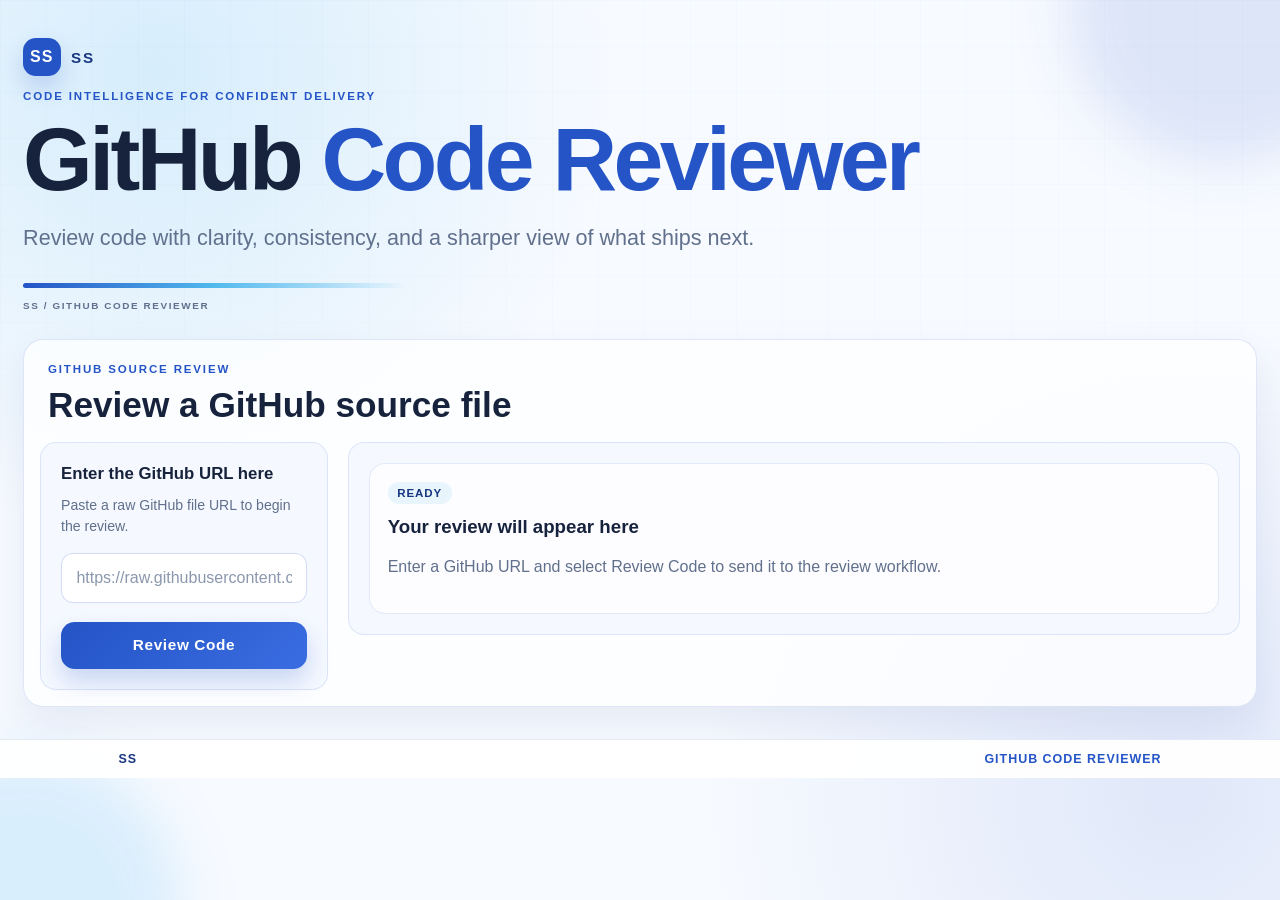
<file: phase-2/week-2/Day 2/index.html>
<!doctype html>
<html lang="en">
<head>
  <meta charset="UTF-8">
  <meta name="viewport" content="width=device-width, initial-scale=1.0">
  <meta name="description" content="SS GitHub Code Reviewer">
  <title>GitHub Code Reviewer | SS</title>
  <link rel="stylesheet" href="styles.css">
</head>
<body>
  <div class="page-shell">
    <div class="ambient ambient-blue" aria-hidden="true"></div>
    <div class="ambient ambient-light" aria-hidden="true"></div>

    <main class="foundation" aria-labelledby="page-title">
      <section class="welcome-panel">
        <div class="main-brand">
          <div class="logo-placeholder" aria-label="SS logo placeholder">SS</div>
          <span>SS</span>
        </div>
        <p class="eyebrow">Code intelligence for confident delivery</p>
        <h1 id="page-title">GitHub <span>Code Reviewer</span></h1>
        <p class="intro">Review code with clarity, consistency, and a sharper view of what ships next.</p>
        <div class="foundation-line" aria-hidden="true"></div>
        <p class="phase-label">SS / GITHUB CODE REVIEWER</p>
      </section>

      <section class="review-workspace" aria-labelledby="review-workspace-title">
        <div class="workspace-header">
          <p class="workspace-kicker">GitHub Source Review</p>
          <h2 id="review-workspace-title">Review a GitHub source file</h2>
        </div>

        <div class="review-layout">
          <div class="repository-panel url-panel">
            <label class="url-label" for="github-url">Enter the GitHub URL here</label>
            <p class="url-help">Paste a raw GitHub file URL to begin the review.</p>
            <input id="github-url" class="url-input" type="url" placeholder="https://raw.githubusercontent.com/owner/repository/main/src/example.java" autocomplete="url" required>
            <div id="file-error" class="status-block error hidden" aria-live="polite"></div>
            <div class="review-controls">
              <button id="review-button" type="button" class="review-button">Review Code</button>
            </div>
          </div>

          <div id="review-panel" class="review-result-panel" aria-live="polite">
            <div id="review-loading" class="status-block review-loading hidden">Analyzing code...</div>
            <div id="review-error" class="status-block review-error hidden"></div>
            <div id="review-empty" class="state-card empty-state">
              <div class="state-header"><span class="state-tag">Ready</span></div>
              <h3>Your review will appear here</h3>
              <p>Enter a GitHub URL and select Review Code to send it to the review workflow.</p>
            </div>
            <div id="review-output" class="review-output hidden"></div>
          </div>
        </div>
      </section>
    </main>

    <footer class="site-footer" aria-label="SS footer">
      <div class="footer-inner">
        <span class="footer-brand">SS</span>
        <span class="footer-app">GitHub Code Reviewer</span>
      </div>
    </footer>
  </div>

  <script>
    const WEBHOOK_URL = 'http://localhost:5678/webhook/github-code-reviewer';

    const fileError = document.getElementById('file-error');
    const githubUrlInput = document.getElementById('github-url');
    const reviewButton = document.getElementById('review-button');
    const reviewLoading = document.getElementById('review-loading');
    const reviewError = document.getElementById('review-error');
    const reviewEmpty = document.getElementById('review-empty');
    const reviewOutput = document.getElementById('review-output');
    const reviewPanel = document.getElementById('review-panel');
    let currentReviewHtml = '';

    function escapeHtml(value) {
      return String(value ?? '')
        .replace(/&/g, '&amp;')
        .replace(/</g, '&lt;')
        .replace(/>/g, '&gt;')
        .replace(/"/g, '&quot;')
        .replace(/'/g, '&#039;');
    }

    function renderInlineMarkdown(value) {
      return escapeHtml(value)
        .replace(/`([^`]+)`/g, '<code>$1</code>')
        .replace(/\*\*([^*]+)\*\*/g, '<strong>$1</strong>')
        .replace(/__([^_]+)__/g, '<strong>$1</strong>')
        .replace(/\*([^*]+)\*/g, '<em>$1</em>')
        .replace(/_([^_]+)_/g, '<em>$1</em>');
    }

    function renderMarkdown(markdown) {
      const lines = String(markdown ?? '').replace(/\r\n/g, '\n').split('\n');
      const html = [];
      let inCodeBlock = false;
      let codeLanguage = '';
      let codeLines = [];
      let listType = null;

      const closeList = () => {
        if (listType) {
          html.push(`</${listType}>`);
          listType = null;
        }
      };

      const renderTable = (startIndex) => {
        const headerCells = lines[startIndex].split('|').slice(1, -1);
        const rows = [];
        let index = startIndex + 2;

        while (index < lines.length && lines[index].trim().startsWith('|')) {
          rows.push(lines[index].split('|').slice(1, -1));
          index += 1;
        }

        html.push('<div class="review-table-wrap"><table class="review-table"><thead><tr>');
        headerCells.forEach((cell) => html.push(`<th scope="col">${renderInlineMarkdown(cell.trim())}</th>`));
        html.push('</tr></thead><tbody>');
        rows.forEach((row) => {
          html.push('<tr>');
          headerCells.forEach((_, cellIndex) => {
            html.push(`<td>${renderInlineMarkdown((row[cellIndex] || '').trim())}</td>`);
          });
          html.push('</tr>');
        });
        html.push('</tbody></table></div>');
        return index;
      };

      for (let index = 0; index < lines.length; index += 1) {
        const line = lines[index];
        const trimmed = line.trim();

        if (trimmed.startsWith('```')) {
          if (inCodeBlock) {
            html.push(`<pre class="review-code"><code${codeLanguage ? ` data-language="${escapeHtml(codeLanguage)}"` : ''}>${escapeHtml(codeLines.join('\n'))}</code></pre>`);
            inCodeBlock = false;
            codeLanguage = '';
            codeLines = [];
          } else {
            closeList();
            inCodeBlock = true;
            codeLanguage = trimmed.slice(3).trim();
          }
          continue;
        }

        if (inCodeBlock) {
          codeLines.push(line);
          continue;
        }

        if (trimmed === '') {
          closeList();
          continue;
        }

        if (trimmed.startsWith('|') && index + 1 < lines.length && /^\|?\s*:?-{3,}:?\s*(\|\s*:?-{3,}:?\s*)+\|?$/.test(lines[index + 1].trim())) {
          closeList();
          index = renderTable(index) - 1;
          continue;
        }

        const heading = trimmed.match(/^(#{1,6})\s+(.+)$/);
        if (heading) {
          closeList();
          const level = heading[1].length;
          html.push(`<h${level}>${renderInlineMarkdown(heading[2])}</h${level}>`);
          continue;
        }

        const unorderedItem = trimmed.match(/^[-*+]\s+(.+)$/);
        const orderedItem = trimmed.match(/^\d+[.)]\s+(.+)$/);
        if (unorderedItem || orderedItem) {
          const nextListType = unorderedItem ? 'ul' : 'ol';
          if (listType !== nextListType) {
            closeList();
            listType = nextListType;
            html.push(`<${listType}>`);
          }
          html.push(`<li>${renderInlineMarkdown((unorderedItem || orderedItem)[1])}</li>`);
          continue;
        }

        closeList();
        html.push(`<p>${renderInlineMarkdown(trimmed)}</p>`);
      }

      if (inCodeBlock) {
        html.push(`<pre class="review-code"><code>${escapeHtml(codeLines.join('\n'))}</code></pre>`);
      }
      closeList();
      return html.join('');
    }

    function getWebhookReviewText(response) {
      const strings = [];
      const collectStrings = (value) => {
        if (typeof value === 'string' && value.trim()) {
          strings.push(value.trim());
          return;
        }
        if (Array.isArray(value)) {
          value.forEach(collectStrings);
          return;
        }
        if (value && typeof value === 'object') {
          Object.values(value).forEach(collectStrings);
        }
      };

      collectStrings(response);
      return strings.sort((left, right) => right.length - left.length)[0] || '';
    }

    function isStructuredReview(result) {
      return result && typeof result === 'object' && !Array.isArray(result)
        && (result.overallAssessment || result.score !== undefined || Array.isArray(result.findings));
    }

    function getReviewScore(reviewText) {
      const scoreMatch = reviewText.match(/Overall\s+Score\b[\s\S]{0,60}?(\d{1,3})\s*\/\s*100/i);
      return scoreMatch ? Number(scoreMatch[1]) : null;
    }

    function hasHighSeverityFinding(reviewText) {
      const noneFoundPattern = /\bno\b[^\n]{0,40}\b(?:critical|high)\b[^\n]{0,60}\b(?:severity|finding|issue|problem|defect)/i;
      const tableRowPattern = /\|\s*\d+\s*\|\s*\**\s*(?:Critical|High)\s*\**\s*\|/i;
      const severityLabelPattern = /Severity\s*\**\s*:\s*\**\s*(?:Critical|High)\b/i;
      const badgePattern = /severity-(?:critical|high)/i;

      const lines = reviewText.split(/\r?\n/).filter((line) => !noneFoundPattern.test(line));
      const cleanedText = lines.join('\n');

      return tableRowPattern.test(cleanedText)
        || severityLabelPattern.test(cleanedText)
        || badgePattern.test(cleanedText);
    }

    function getMergeDecision(score, hasHighSeverity) {
      if (score === null) {
        return {
          tier: 'blocked',
          icon: '❌',
          label: 'No merge (blocked)',
          detail: 'The response did not include a recognizable overall score.'
        };
      }

      let decision;

      if (score <= 64) {
        decision = {
          tier: 'blocked',
          icon: '❌',
          label: 'No merge (blocked)',
          detail: 'Critical issues — failing tests, security vulnerabilities, broken build, or major bugs.'
        };
      } else if (score <= 69) {
        decision = {
          tier: 'manual',
          icon: '⚠️',
          label: 'Merge with mandatory manual review',
          detail: 'Risky changes — low test coverage, high complexity, or several moderate issues that need a human sign-off before merging.'
        };
      } else if (score <= 79) {
        decision = {
          tier: 'manual',
          icon: '⚠️',
          label: 'Merge with manual review required',
          detail: 'Acceptable but not clean — style violations, some code smells, or missing edge-case handling.'
        };
      } else if (score <= 89) {
        decision = {
          tier: 'standard',
          icon: '✅',
          label: 'Merge with standard review',
          detail: 'Good quality — normal PR review process, no blocking concerns.'
        };
      } else {
        decision = {
          tier: 'fast-track',
          icon: '✅',
          label: 'Eligible for auto-merge / fast-track',
          detail: 'Excellent — high coverage, clean lint, no security flags, passes all automated checks.'
        };
      }

      if (hasHighSeverity && decision.tier !== 'blocked') {
        return {
          tier: 'manual',
          icon: '⚠️',
          label: 'Merge with mandatory manual review',
          detail: 'A Critical or High severity finding was identified and overrides the score-based recommendation.'
        };
      }

      return decision;
    }

    function removeSummaryLines(markdown) {
      const labelPattern = /^\s*(?:#{1,6}\s*)?(?:\*{1,2})?(?:Overall Score|Overall Rating|Decision|Review Status)(?:\*{1,2})?\s*:/i;
      const loneValuePattern = /^\s*(?:\*{1,2})?\d{1,3}\s*(?:\/\s*100)?(?:\*{1,2})?\s*$/;
      const lines = String(markdown ?? '').split(/\r?\n/);
      const kept = [];

      for (let index = 0; index < lines.length; index += 1) {
        if (labelPattern.test(lines[index])) {
          let lookahead = index + 1;
          while (lookahead < lines.length && lines[lookahead].trim() === '') {
            lookahead += 1;
          }
          if (lookahead < lines.length && loneValuePattern.test(lines[lookahead])) {
            index = lookahead;
          }
          continue;
        }
        kept.push(lines[index]);
      }

      return kept.join('\n').replace(/\n{3,}/g, '\n\n');
    }

    function downloadReview() {
      if (!currentReviewHtml) {
        return;
      }

      const documentHtml = `<!doctype html>
<html lang="en">
<head>
<meta charset="UTF-8">
<title>GitHub Code Review Report</title>
<style>
  body { font-family: Calibri, "Segoe UI", sans-serif; margin: 0; padding: 2rem; color: #17233d; background: #f7faff; }
  h1 { color: #2454c6; font-size: 1.5rem; margin: 0 0 1.5rem; }
  h2, h3, h4 { color: #17233d; }
  .score-card, .review-summary-bar { display: flex; gap: 1rem; margin-bottom: 1.25rem; }
  .score-card > div, .review-score-summary, .merge-summary { flex: 1; border: 1px solid #dbe5f3; border-radius: 0.75rem; padding: 1rem; background: #ffffff; }
  .score-label, .summary-label { color: #61708c; font-size: 0.72rem; font-weight: 700; letter-spacing: 0.08em; text-transform: uppercase; }
  .score-value, .review-score-summary strong { color: #17367f; font-size: 1.75rem; font-weight: 800; display: block; margin-top: 0.25rem; }
  .assessment-block, .findings-section, .section-box, .markdown-review, .category-score-list { border: 1px solid #dbe5f3; border-radius: 0.9rem; padding: 1rem 1.1rem; background: #ffffff; margin-bottom: 1.25rem; }
  .finding-card { border: 1px solid #dbe5f3; border-radius: 0.9rem; padding: 1rem; margin-bottom: 0.9rem; background: #f7faff; }
  .severity-badge { display: inline-block; padding: 0.25rem 0.55rem; border-radius: 999px; font-size: 0.72rem; font-weight: 700; text-transform: uppercase; }
  table { width: 100%; border-collapse: collapse; margin: 1rem 0; }
  th, td { border: 1px solid #dbe5f3; padding: 0.6rem 0.75rem; text-align: left; }
  th { background: #e6f5fc; }
  pre { background: #17233d; color: #f7faff; padding: 1rem; border-radius: 0.7rem; overflow-x: auto; }
  code { font-family: Consolas, "Courier New", monospace; }
</style>
</head>
<body>
<h1>GitHub Code Review Report</h1>
${currentReviewHtml}
</body>
</html>`;

      const blob = new Blob([documentHtml], { type: 'text/html;charset=utf-8' });
      const link = document.createElement('a');
      link.href = URL.createObjectURL(blob);
      link.download = 'github-code-review.html';
      link.click();
      URL.revokeObjectURL(link.href);
    }

    function getCategoryScores(reviewText) {
      const categories = [
        'Correctness',
        'Security',
        'Code Quality',
        'Performance',
        'Testing',
        'Maintainability',
        'Error Handling'
      ];

      return categories
        .map((category) => {
          const match = reviewText.match(new RegExp(`${category.replace(' ', '\\s+')}\\s*:?\\s*(\\d{1,3})\\s*(?:\\/\\s*100)?`, 'i'));
          return match ? { category, score: Number(match[1]) } : null;
        })
        .filter(Boolean);
    }

    function renderReviewResult(result) {
      const findingMarkup = (result.findings || [])
        .map((finding) => `
          <article class="finding-card">
            <div class="finding-top">
              <strong>${escapeHtml(finding.category)}</strong>
              <span class="severity-badge severity-${escapeHtml(finding.severity).toLowerCase()}">${escapeHtml(finding.severity)}</span>
            </div>
            <div class="finding-meta">
              <div><strong>File:</strong> ${escapeHtml(finding.file)}</div>
              <div><strong>Line:</strong> ${escapeHtml(finding.line)}</div>
            </div>
            <p><strong>Problem:</strong> ${escapeHtml(finding.problem)}</p>
            <p><strong>Why it matters:</strong> ${escapeHtml(finding.why)}</p>
            <p><strong>Recommended Fix:</strong> ${escapeHtml(finding.recommendedFix)}</p>
          </article>
        `)
        .join('');

      const resultContentHtml = `
        <div class="score-card">
          <div>
            <div class="score-label">Overall Score</div>
            <div class="score-value">${escapeHtml(result.score)}</div>
          </div>
          <div>
            <div class="score-label">Final Recommendation</div>
            <div class="score-value small">${escapeHtml(result.finalRecommendation)}</div>
          </div>
        </div>

        <div class="assessment-block">
          <h3>Overall Assessment</h3>
          <p class="summary-text">${escapeHtml(result.overallAssessment)}</p>
          <p class="summary-text"><strong>Summary:</strong> ${escapeHtml(result.summary)}</p>
        </div>

        <div class="findings-section">
          <h3>Findings</h3>
          <div class="findings-grid">${findingMarkup}</div>
        </div>

        <div class="section-box">
          <h3>Positive Observations</h3>
          <ul>
            ${(result.positiveObservations || []).map((item) => `<li>${escapeHtml(item)}</li>`).join('')}
          </ul>
        </div>

        <div class="section-box">
          <h3>Recommended Improvements</h3>
          <ul>
            ${(result.recommendedImprovements || []).map((item) => `<li>${escapeHtml(item)}</li>`).join('')}
          </ul>
        </div>

        <div class="section-box">
          <h3>Testing Recommendations</h3>
          <ul>
            ${(result.testingRecommendations || []).map((item) => `<li>${escapeHtml(item)}</li>`).join('')}
          </ul>
        </div>

        <div class="section-box">
          <h3>Final Recommendation</h3>
          <div class="final-recommendation">${escapeHtml(result.finalRecommendation)}</div>
        </div>
      `;

      currentReviewHtml = resultContentHtml;
      reviewOutput.innerHTML = `
        <div class="result-toolbar">
          <div class="review-completion" role="status">Review completed</div>
          <button type="button" class="export-button" data-export-review>Export Review</button>
        </div>
        ${resultContentHtml}
      `;

      reviewOutput.classList.remove('hidden');
    }

    function renderWebhookResponse(response) {
      if (isStructuredReview(response)) {
        renderReviewResult(response);
        return;
      }

      const reviewText = getWebhookReviewText(response);
      if (!reviewText) {
        throw new Error('The webhook returned an empty review response.');
      }

      const score = getReviewScore(reviewText);
      const criticalFinding = hasHighSeverityFinding(reviewText);
      const mergeDecision = getMergeDecision(score, criticalFinding);
      const categoryScores = getCategoryScores(reviewText);
      const cleanedReviewText = removeSummaryLines(reviewText);
      const webhookContentHtml = `
        <div class="review-summary-bar">
          <div class="review-score-summary">
            <span class="summary-label">Overall Score</span>
            <strong>${score === null ? 'Not available' : `${score} / 100`}</strong>
          </div>
          <div class="merge-summary">
            <span class="summary-label">Merge Recommendation</span>
            <strong class="decision-${mergeDecision.tier}">${mergeDecision.icon} ${escapeHtml(mergeDecision.label)}</strong>
            <span>${escapeHtml(mergeDecision.detail)}</span>
          </div>
        </div>
        ${categoryScores.length ? `
          <div class="category-score-list" aria-label="Category scores">
            ${categoryScores.map((item) => `
              <div class="category-score-item">
                <span>${escapeHtml(item.category)}</span>
                <strong>${item.score} / 100</strong>
              </div>
            `).join('')}
          </div>
        ` : ''}
        <article class="markdown-review" aria-label="Completed code review">
          ${renderMarkdown(cleanedReviewText)}
        </article>
      `;

      currentReviewHtml = webhookContentHtml;
      reviewOutput.innerHTML = `
        <div class="result-toolbar">
          <div class="review-completion" role="status">Review completed</div>
          <button type="button" class="export-button" data-export-review>Export Review</button>
        </div>
        ${webhookContentHtml}
      `;
      reviewOutput.classList.remove('hidden');
    }

    async function sendReviewToWebhook(githubUrl) {
      const payload = {
        action: 'review',
        githubUrl,
        requestedAt: new Date().toISOString()
      };

      const response = await fetch(WEBHOOK_URL, {
        method: 'POST',
        headers: {
          'Content-Type': 'application/json',
          Accept: 'application/json'
        },
        body: JSON.stringify(payload)
      });

      if (!response.ok) {
        throw new Error(`Webhook request failed with status ${response.status}.`);
      }

      const contentType = response.headers.get('content-type') || '';
      if (contentType.includes('application/json')) {
        return response.json();
      }

      return { rawResponse: await response.text() };
    }

    async function handleReviewCode() {
      const githubUrl = githubUrlInput.value.trim();
      fileError.classList.add('hidden');
      reviewError.classList.add('hidden');

      if (!githubUrl || !isGitHubUrl(githubUrl)) {
        fileError.textContent = 'Enter a valid GitHub URL before starting the review.';
        fileError.classList.remove('hidden');
        githubUrlInput.focus();
        return;
      }

      reviewButton.disabled = true;
      reviewEmpty.classList.add('hidden');
      reviewLoading.classList.remove('hidden');
      reviewOutput.classList.add('hidden');
      reviewPanel.classList.remove('hidden');

      try {
        const webhookResult = await sendReviewToWebhook(githubUrl);

        if (webhookResult) {
          renderWebhookResponse(webhookResult);
          return;
        }
      } catch (error) {
        reviewError.textContent = `AI review could not be completed: ${error.message}`;
        reviewError.classList.remove('hidden');
      } finally {
        reviewLoading.classList.add('hidden');
        reviewButton.disabled = false;
      }
    }

    function isGitHubUrl(value) {
      try {
        const url = new URL(value);
        if (url.protocol !== 'https:') {
          return false;
        }

        const parts = url.pathname.split('/').filter(Boolean);
        if (url.hostname === 'raw.githubusercontent.com') {
          return parts.length >= 4;
        }

        return (url.hostname === 'github.com' || url.hostname === 'www.github.com')
          && parts.length >= 5
          && parts[2] === 'blob';
      } catch (error) {
        return false;
      }
    }

    reviewButton.addEventListener('click', handleReviewCode);
    reviewOutput.addEventListener('click', (event) => {
      if (event.target.matches('[data-export-review]')) {
        downloadReview();
      }
    });
    githubUrlInput.addEventListener('keydown', (event) => {
      if (event.key === 'Enter') {
        event.preventDefault();
        handleReviewCode();
      }
    });
  </script>
</body>
</html>
</file>
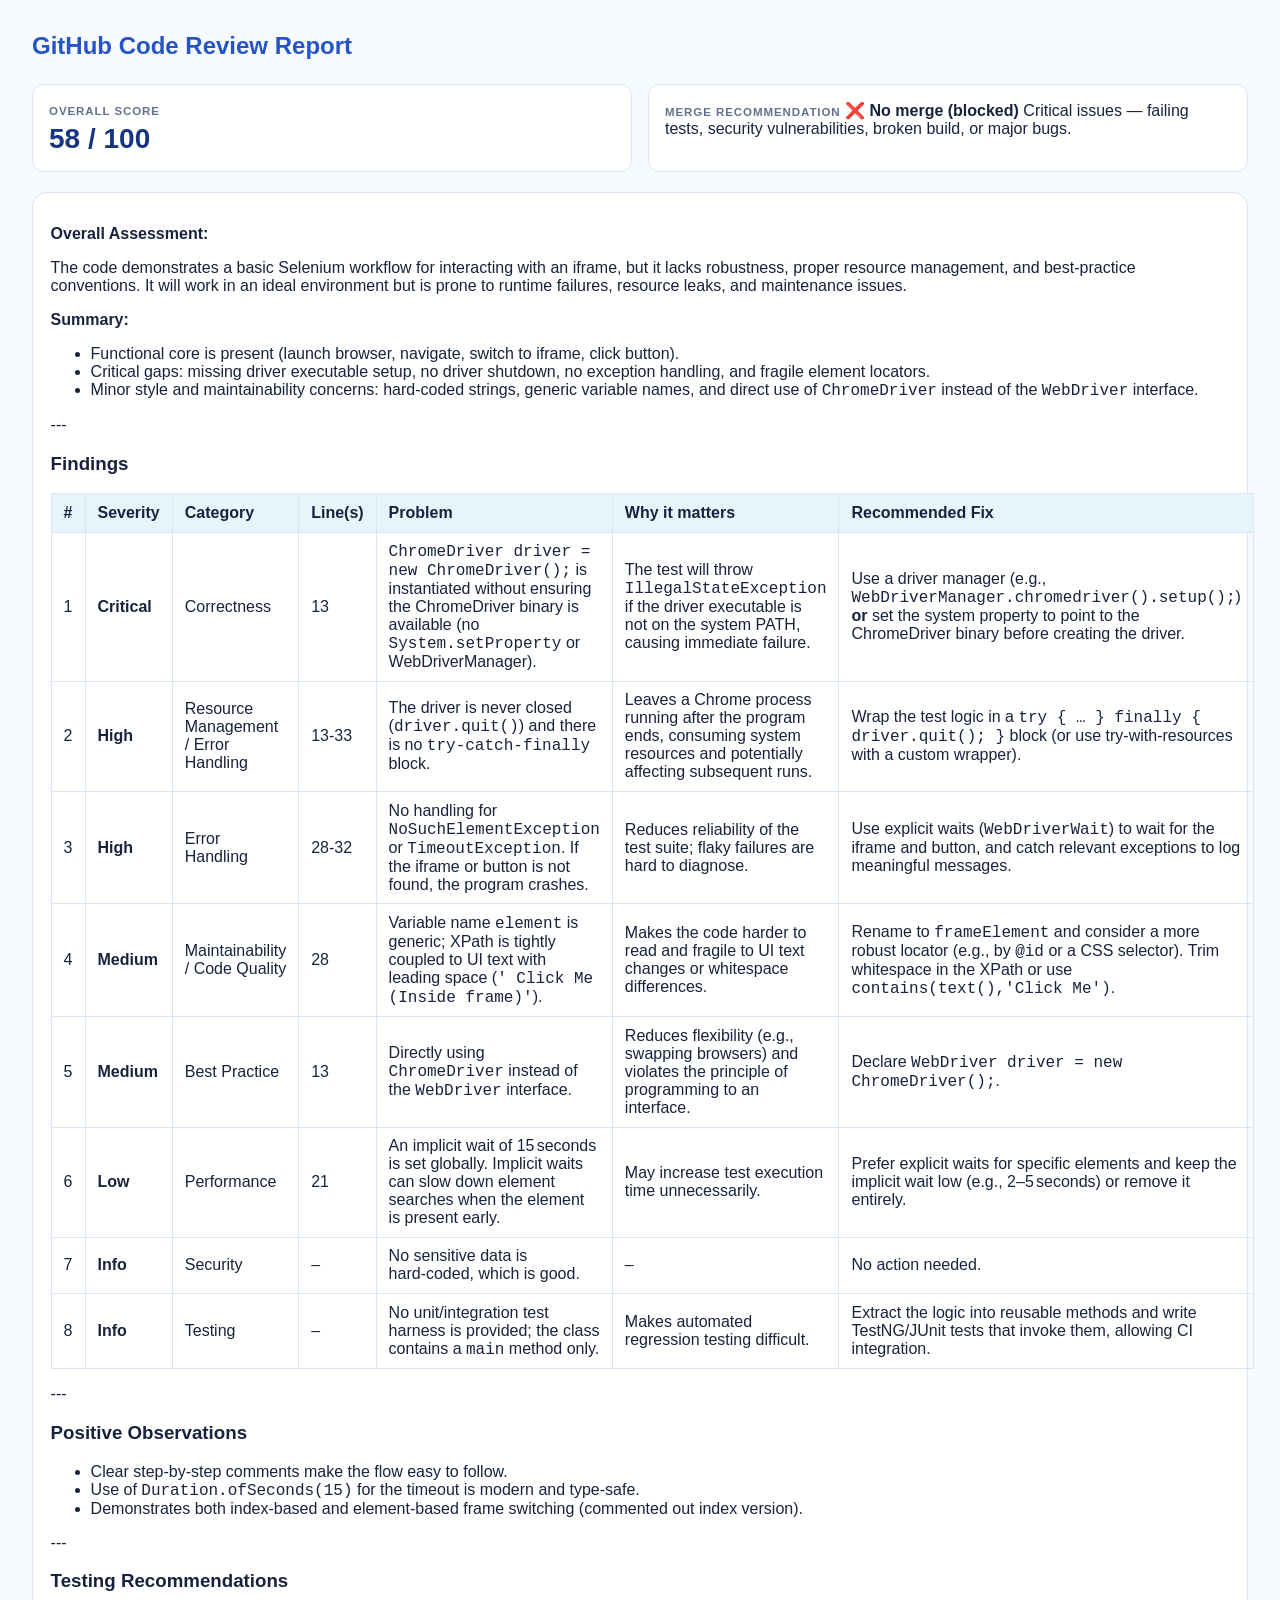
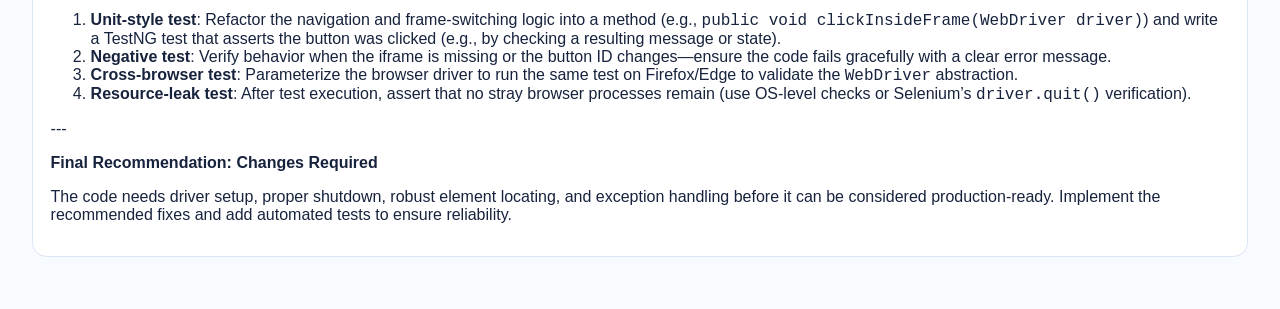
<file: phase-2/week-2/Day 2/GitHubReview-Score-58.html>
<!doctype html>
<html lang="en">
<head>
<meta charset="UTF-8">
<title>GitHub Code Review Report</title>
<style>
  body { font-family: Calibri, "Segoe UI", sans-serif; margin: 0; padding: 2rem; color: #17233d; background: #f7faff; }
  h1 { color: #2454c6; font-size: 1.5rem; margin: 0 0 1.5rem; }
  h2, h3, h4 { color: #17233d; }
  .score-card, .review-summary-bar { display: flex; gap: 1rem; margin-bottom: 1.25rem; }
  .score-card > div, .review-score-summary, .merge-summary { flex: 1; border: 1px solid #dbe5f3; border-radius: 0.75rem; padding: 1rem; background: #ffffff; }
  .score-label, .summary-label { color: #61708c; font-size: 0.72rem; font-weight: 700; letter-spacing: 0.08em; text-transform: uppercase; }
  .score-value, .review-score-summary strong { color: #17367f; font-size: 1.75rem; font-weight: 800; display: block; margin-top: 0.25rem; }
  .assessment-block, .findings-section, .section-box, .markdown-review, .category-score-list { border: 1px solid #dbe5f3; border-radius: 0.9rem; padding: 1rem 1.1rem; background: #ffffff; margin-bottom: 1.25rem; }
  .finding-card { border: 1px solid #dbe5f3; border-radius: 0.9rem; padding: 1rem; margin-bottom: 0.9rem; background: #f7faff; }
  .severity-badge { display: inline-block; padding: 0.25rem 0.55rem; border-radius: 999px; font-size: 0.72rem; font-weight: 700; text-transform: uppercase; }
  table { width: 100%; border-collapse: collapse; margin: 1rem 0; }
  th, td { border: 1px solid #dbe5f3; padding: 0.6rem 0.75rem; text-align: left; }
  th { background: #e6f5fc; }
  pre { background: #17233d; color: #f7faff; padding: 1rem; border-radius: 0.7rem; overflow-x: auto; }
  code { font-family: Consolas, "Courier New", monospace; }
</style>
</head>
<body>
<h1>GitHub Code Review Report</h1>

        <div class="review-summary-bar">
          <div class="review-score-summary">
            <span class="summary-label">Overall Score</span>
            <strong>58 / 100</strong>
          </div>
          <div class="merge-summary">
            <span class="summary-label">Merge Recommendation</span>
            <strong class="decision-blocked">❌ No merge (blocked)</strong>
            <span>Critical issues — failing tests, security vulnerabilities, broken build, or major bugs.</span>
          </div>
        </div>
        
        <article class="markdown-review" aria-label="Completed code review">
          <p><strong>Overall Assessment:</strong></p><p>The code demonstrates a basic Selenium workflow for interacting with an iframe, but it lacks robustness, proper resource management, and best‑practice conventions. It will work in an ideal environment but is prone to runtime failures, resource leaks, and maintenance issues.</p><p><strong>Summary:</strong></p><ul><li>Functional core is present (launch browser, navigate, switch to iframe, click button).</li><li>Critical gaps: missing driver executable setup, no driver shutdown, no exception handling, and fragile element locators.</li><li>Minor style and maintainability concerns: hard‑coded strings, generic variable names, and direct use of <code>ChromeDriver</code> instead of the <code>WebDriver</code> interface.</li></ul><p>---</p><h3>Findings</h3><div class="review-table-wrap"><table class="review-table"><thead><tr><th scope="col">#</th><th scope="col">Severity</th><th scope="col">Category</th><th scope="col">Line(s)</th><th scope="col">Problem</th><th scope="col">Why it matters</th><th scope="col">Recommended Fix</th></tr></thead><tbody><tr><td>1</td><td><strong>Critical</strong></td><td>Correctness</td><td>13</td><td><code>ChromeDriver driver = new ChromeDriver();</code> is instantiated without ensuring the ChromeDriver binary is available (no <code>System.setProperty</code> or WebDriverManager).</td><td>The test will throw <code>IllegalStateException</code> if the driver executable is not on the system PATH, causing immediate failure.</td><td>Use a driver manager (e.g., <code>WebDriverManager.chromedriver().setup();</code>) <strong>or</strong> set the system property to point to the ChromeDriver binary before creating the driver.</td></tr><tr><td>2</td><td><strong>High</strong></td><td>Resource Management / Error Handling</td><td>13‑33</td><td>The driver is never closed (<code>driver.quit()</code>) and there is no <code>try‑catch‑finally</code> block.</td><td>Leaves a Chrome process running after the program ends, consuming system resources and potentially affecting subsequent runs.</td><td>Wrap the test logic in a <code>try { … } finally { driver.quit(); }</code> block (or use try‑with‑resources with a custom wrapper).</td></tr><tr><td>3</td><td><strong>High</strong></td><td>Error Handling</td><td>28‑32</td><td>No handling for <code>NoSuchElementException</code> or <code>TimeoutException</code>. If the iframe or button is not found, the program crashes.</td><td>Reduces reliability of the test suite; flaky failures are hard to diagnose.</td><td>Use explicit waits (<code>WebDriverWait</code>) to wait for the iframe and button, and catch relevant exceptions to log meaningful messages.</td></tr><tr><td>4</td><td><strong>Medium</strong></td><td>Maintainability / Code Quality</td><td>28</td><td>Variable name <code>element</code> is generic; XPath is tightly coupled to UI text with leading space (<code>&#039; Click Me (Inside frame)&#039;</code>).</td><td>Makes the code harder to read and fragile to UI text changes or whitespace differences.</td><td>Rename to <code>frameElement</code> and consider a more robust locator (e.g., by <code>@id</code> or a CSS selector). Trim whitespace in the XPath or use <code>contains(text(),&#039;Click Me&#039;)</code>.</td></tr><tr><td>5</td><td><strong>Medium</strong></td><td>Best Practice</td><td>13</td><td>Directly using <code>ChromeDriver</code> instead of the <code>WebDriver</code> interface.</td><td>Reduces flexibility (e.g., swapping browsers) and violates the principle of programming to an interface.</td><td>Declare <code>WebDriver driver = new ChromeDriver();</code>.</td></tr><tr><td>6</td><td><strong>Low</strong></td><td>Performance</td><td>21</td><td>An implicit wait of 15 seconds is set globally. Implicit waits can slow down element searches when the element is present early.</td><td>May increase test execution time unnecessarily.</td><td>Prefer explicit waits for specific elements and keep the implicit wait low (e.g., 2–5 seconds) or remove it entirely.</td></tr><tr><td>7</td><td><strong>Info</strong></td><td>Security</td><td>–</td><td>No sensitive data is hard‑coded, which is good.</td><td>–</td><td>No action needed.</td></tr><tr><td>8</td><td><strong>Info</strong></td><td>Testing</td><td>–</td><td>No unit/integration test harness is provided; the class contains a <code>main</code> method only.</td><td>Makes automated regression testing difficult.</td><td>Extract the logic into reusable methods and write TestNG/JUnit tests that invoke them, allowing CI integration.</td></tr></tbody></table></div><p>---</p><h3>Positive Observations</h3><ul><li>Clear step‑by‑step comments make the flow easy to follow.</li><li>Use of <code>Duration.ofSeconds(15)</code> for the timeout is modern and type‑safe.</li><li>Demonstrates both index‑based and element‑based frame switching (commented out index version).</li></ul><p>---</p><h3>Testing Recommendations</h3><ol><li><strong>Unit‑style test</strong>: Refactor the navigation and frame‑switching logic into a method (e.g., <code>public void clickInsideFrame(WebDriver driver)</code>) and write a TestNG test that asserts the button was clicked (e.g., by checking a resulting message or state).</li><li><strong>Negative test</strong>: Verify behavior when the iframe is missing or the button ID changes—ensure the code fails gracefully with a clear error message.</li><li><strong>Cross‑browser test</strong>: Parameterize the browser driver to run the same test on Firefox/Edge to validate the <code>WebDriver</code> abstraction.</li><li><strong>Resource‑leak test</strong>: After test execution, assert that no stray browser processes remain (use OS‑level checks or Selenium’s <code>driver.quit()</code> verification).</li></ol><p>---</p><p><strong>Final Recommendation:</strong> <strong>Changes Required</strong></p><p>The code needs driver setup, proper shutdown, robust element locating, and exception handling before it can be considered production‑ready. Implement the recommended fixes and add automated tests to ensure reliability.</p>
        </article>
      
</body>
</html>
</file>
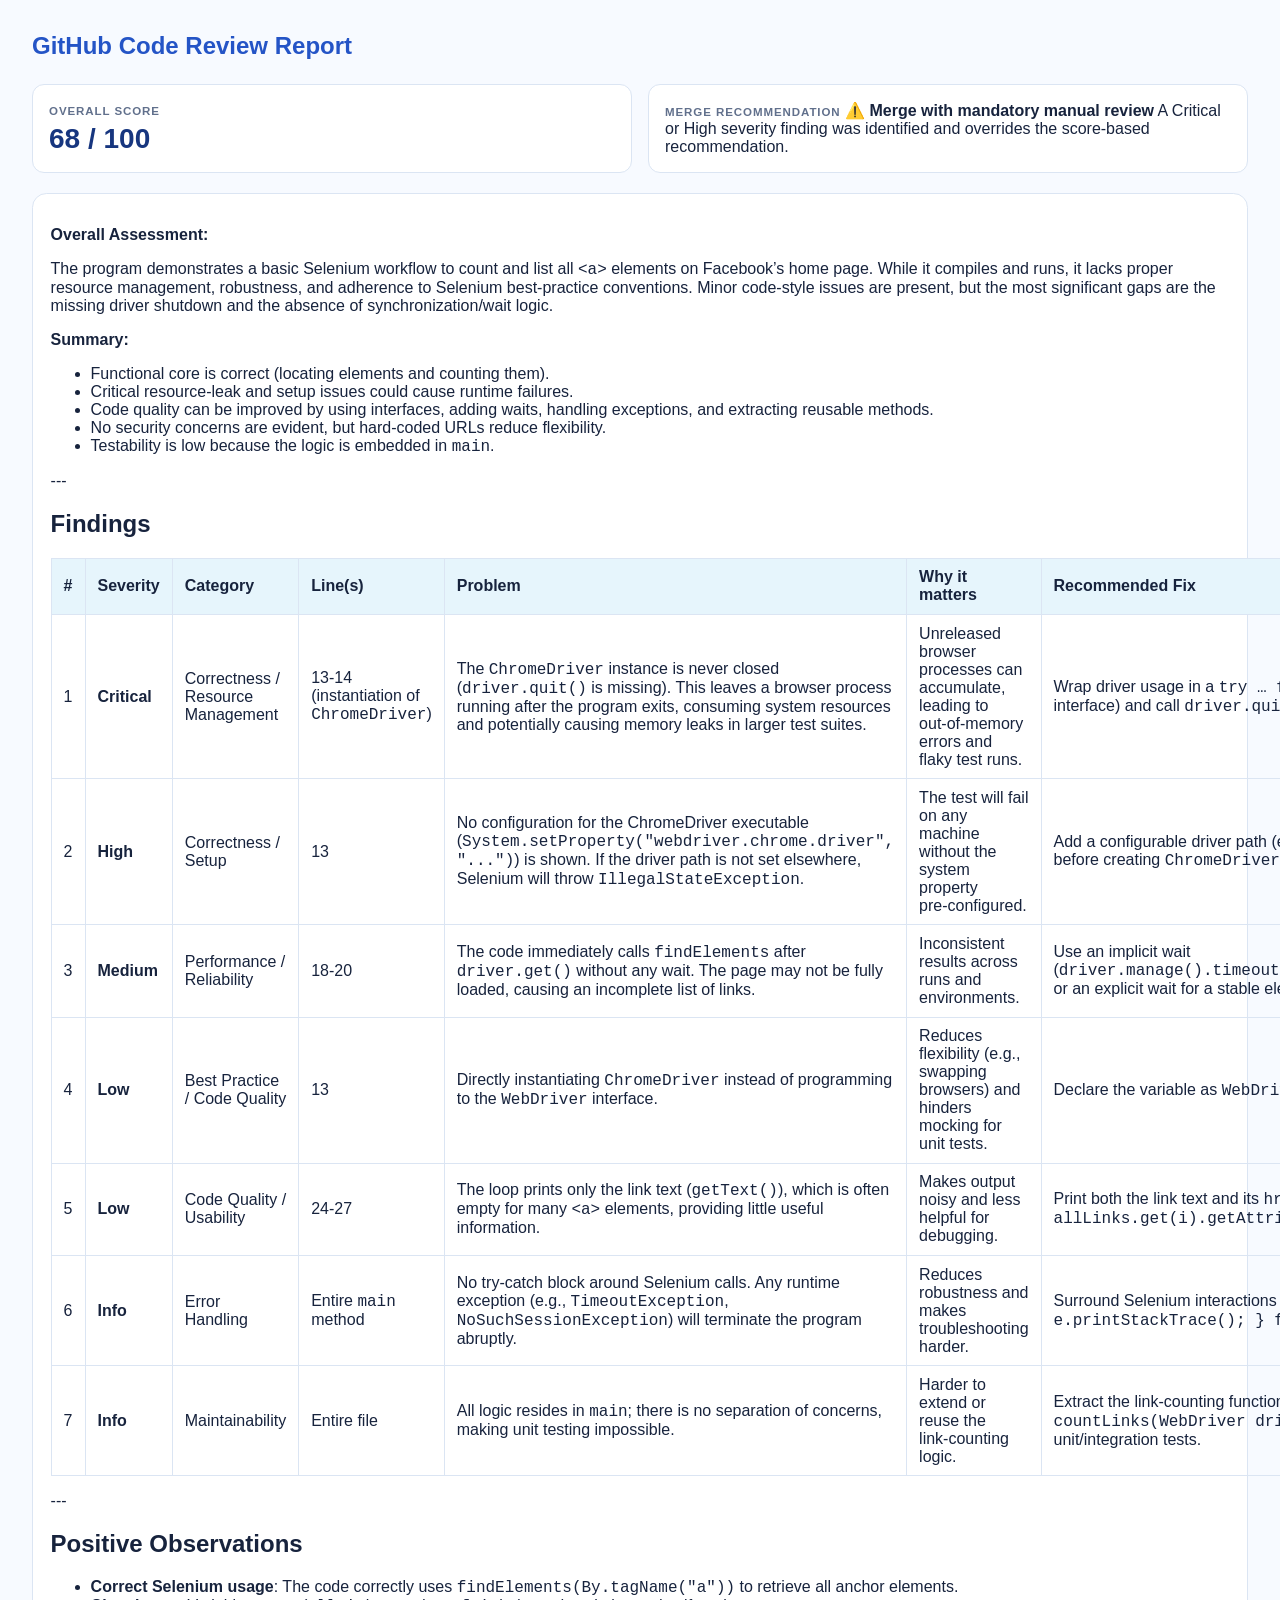
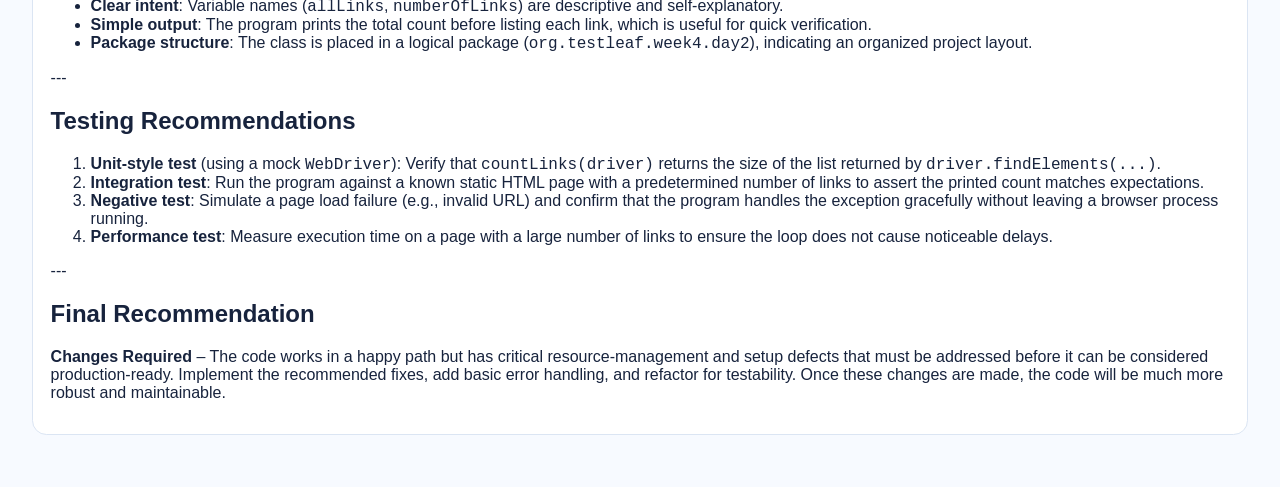
<file: phase-2/week-2/Day 2/GitHubReview-Score-68.html>
<!doctype html>
<html lang="en">
<head>
<meta charset="UTF-8">
<title>GitHub Code Review Report</title>
<style>
  body { font-family: Calibri, "Segoe UI", sans-serif; margin: 0; padding: 2rem; color: #17233d; background: #f7faff; }
  h1 { color: #2454c6; font-size: 1.5rem; margin: 0 0 1.5rem; }
  h2, h3, h4 { color: #17233d; }
  .score-card, .review-summary-bar { display: flex; gap: 1rem; margin-bottom: 1.25rem; }
  .score-card > div, .review-score-summary, .merge-summary { flex: 1; border: 1px solid #dbe5f3; border-radius: 0.75rem; padding: 1rem; background: #ffffff; }
  .score-label, .summary-label { color: #61708c; font-size: 0.72rem; font-weight: 700; letter-spacing: 0.08em; text-transform: uppercase; }
  .score-value, .review-score-summary strong { color: #17367f; font-size: 1.75rem; font-weight: 800; display: block; margin-top: 0.25rem; }
  .assessment-block, .findings-section, .section-box, .markdown-review, .category-score-list { border: 1px solid #dbe5f3; border-radius: 0.9rem; padding: 1rem 1.1rem; background: #ffffff; margin-bottom: 1.25rem; }
  .finding-card { border: 1px solid #dbe5f3; border-radius: 0.9rem; padding: 1rem; margin-bottom: 0.9rem; background: #f7faff; }
  .severity-badge { display: inline-block; padding: 0.25rem 0.55rem; border-radius: 999px; font-size: 0.72rem; font-weight: 700; text-transform: uppercase; }
  table { width: 100%; border-collapse: collapse; margin: 1rem 0; }
  th, td { border: 1px solid #dbe5f3; padding: 0.6rem 0.75rem; text-align: left; }
  th { background: #e6f5fc; }
  pre { background: #17233d; color: #f7faff; padding: 1rem; border-radius: 0.7rem; overflow-x: auto; }
  code { font-family: Consolas, "Courier New", monospace; }
</style>
</head>
<body>
<h1>GitHub Code Review Report</h1>

        <div class="review-summary-bar">
          <div class="review-score-summary">
            <span class="summary-label">Overall Score</span>
            <strong>68 / 100</strong>
          </div>
          <div class="merge-summary">
            <span class="summary-label">Merge Recommendation</span>
            <strong class="decision-manual">⚠️ Merge with mandatory manual review</strong>
            <span>A Critical or High severity finding was identified and overrides the score-based recommendation.</span>
          </div>
        </div>
        
        <article class="markdown-review" aria-label="Completed code review">
          <p><strong>Overall Assessment:</strong></p><p>The program demonstrates a basic Selenium workflow to count and list all <code>&lt;a&gt;</code> elements on Facebook’s home page. While it compiles and runs, it lacks proper resource management, robustness, and adherence to Selenium best‑practice conventions. Minor code‑style issues are present, but the most significant gaps are the missing driver shutdown and the absence of synchronization/wait logic.</p><p><strong>Summary:</strong></p><ul><li>Functional core is correct (locating elements and counting them).</li><li>Critical resource‑leak and setup issues could cause runtime failures.</li><li>Code quality can be improved by using interfaces, adding waits, handling exceptions, and extracting reusable methods.</li><li>No security concerns are evident, but hard‑coded URLs reduce flexibility.</li><li>Testability is low because the logic is embedded in <code>main</code>.</li></ul><p>---</p><h2>Findings</h2><div class="review-table-wrap"><table class="review-table"><thead><tr><th scope="col">#</th><th scope="col">Severity</th><th scope="col">Category</th><th scope="col">Line(s)</th><th scope="col">Problem</th><th scope="col">Why it matters</th><th scope="col">Recommended Fix</th></tr></thead><tbody><tr><td>1</td><td><strong>Critical</strong></td><td>Correctness / Resource Management</td><td>13‑14 (instantiation of <code>ChromeDriver</code>)</td><td>The <code>ChromeDriver</code> instance is never closed (<code>driver.quit()</code> is missing). This leaves a browser process running after the program exits, consuming system resources and potentially causing memory leaks in larger test suites.</td><td>Unreleased browser processes can accumulate, leading to out‑of‑memory errors and flaky test runs.</td><td>Wrap driver usage in a <code>try … finally</code> block or use try‑with‑resources (via <code>WebDriver</code> interface) and call <code>driver.quit()</code> in the <code>finally</code> clause.</td></tr><tr><td>2</td><td><strong>High</strong></td><td>Correctness / Setup</td><td>13</td><td>No configuration for the ChromeDriver executable (<code>System.setProperty(&quot;webdriver.chrome.driver&quot;, &quot;...&quot;)</code>) is shown. If the driver path is not set elsewhere, Selenium will throw <code>IllegalStateException</code>.</td><td>The test will fail on any machine without the system property pre‑configured.</td><td>Add a configurable driver path (e.g., read from an environment variable or a config file) before creating <code>ChromeDriver</code>.</td></tr><tr><td>3</td><td><strong>Medium</strong></td><td>Performance / Reliability</td><td>18‑20</td><td>The code immediately calls <code>findElements</code> after <code>driver.get()</code> without any wait. The page may not be fully loaded, causing an incomplete list of links.</td><td>Inconsistent results across runs and environments.</td><td>Use an implicit wait (<code>driver.manage().timeouts().implicitlyWait(Duration.ofSeconds(10))</code>) or an explicit wait for a stable element (e.g., the footer) before collecting links.</td></tr><tr><td>4</td><td><strong>Low</strong></td><td>Best Practice / Code Quality</td><td>13</td><td>Directly instantiating <code>ChromeDriver</code> instead of programming to the <code>WebDriver</code> interface.</td><td>Reduces flexibility (e.g., swapping browsers) and hinders mocking for unit tests.</td><td>Declare the variable as <code>WebDriver driver = new ChromeDriver();</code>.</td></tr><tr><td>5</td><td><strong>Low</strong></td><td>Code Quality / Usability</td><td>24‑27</td><td>The loop prints only the link text (<code>getText()</code>), which is often empty for many <code>&lt;a&gt;</code> elements, providing little useful information.</td><td>Makes output noisy and less helpful for debugging.</td><td>Print both the link text and its <code>href</code> attribute: <code>String href = allLinks.get(i).getAttribute(&quot;href&quot;);</code>.</td></tr><tr><td>6</td><td><strong>Info</strong></td><td>Error Handling</td><td>Entire <code>main</code> method</td><td>No try‑catch block around Selenium calls. Any runtime exception (e.g., <code>TimeoutException</code>, <code>NoSuchSessionException</code>) will terminate the program abruptly.</td><td>Reduces robustness and makes troubleshooting harder.</td><td>Surround Selenium interactions with a <code>try { … } catch (Exception e) { e.printStackTrace(); } finally { driver.quit(); }</code>.</td></tr><tr><td>7</td><td><strong>Info</strong></td><td>Maintainability</td><td>Entire file</td><td>All logic resides in <code>main</code>; there is no separation of concerns, making unit testing impossible.</td><td>Harder to extend or reuse the link‑counting logic.</td><td>Extract the link‑counting functionality into a separate method (e.g., <code>int countLinks(WebDriver driver)</code>) and call it from <code>main</code>. This also enables unit/integration tests.</td></tr></tbody></table></div><p>---</p><h2>Positive Observations</h2><ul><li><strong>Correct Selenium usage</strong>: The code correctly uses <code>findElements(By.tagName(&quot;a&quot;))</code> to retrieve all anchor elements.</li><li><strong>Clear intent</strong>: Variable names (<code>allLinks</code>, <code>numberOfLinks</code>) are descriptive and self‑explanatory.</li><li><strong>Simple output</strong>: The program prints the total count before listing each link, which is useful for quick verification.</li><li><strong>Package structure</strong>: The class is placed in a logical package (<code>org.testleaf.week4.day2</code>), indicating an organized project layout.</li></ul><p>---</p><h2>Testing Recommendations</h2><ol><li><strong>Unit‑style test</strong> (using a mock <code>WebDriver</code>): Verify that <code>countLinks(driver)</code> returns the size of the list returned by <code>driver.findElements(...)</code>.</li><li><strong>Integration test</strong>: Run the program against a known static HTML page with a predetermined number of links to assert the printed count matches expectations.</li><li><strong>Negative test</strong>: Simulate a page load failure (e.g., invalid URL) and confirm that the program handles the exception gracefully without leaving a browser process running.</li><li><strong>Performance test</strong>: Measure execution time on a page with a large number of links to ensure the loop does not cause noticeable delays.</li></ol><p>---</p><h2>Final Recommendation</h2><p><strong>Changes Required</strong> – The code works in a happy path but has critical resource‑management and setup defects that must be addressed before it can be considered production‑ready. Implement the recommended fixes, add basic error handling, and refactor for testability. Once these changes are made, the code will be much more robust and maintainable.</p>
        </article>
      
</body>
</html>
</file>
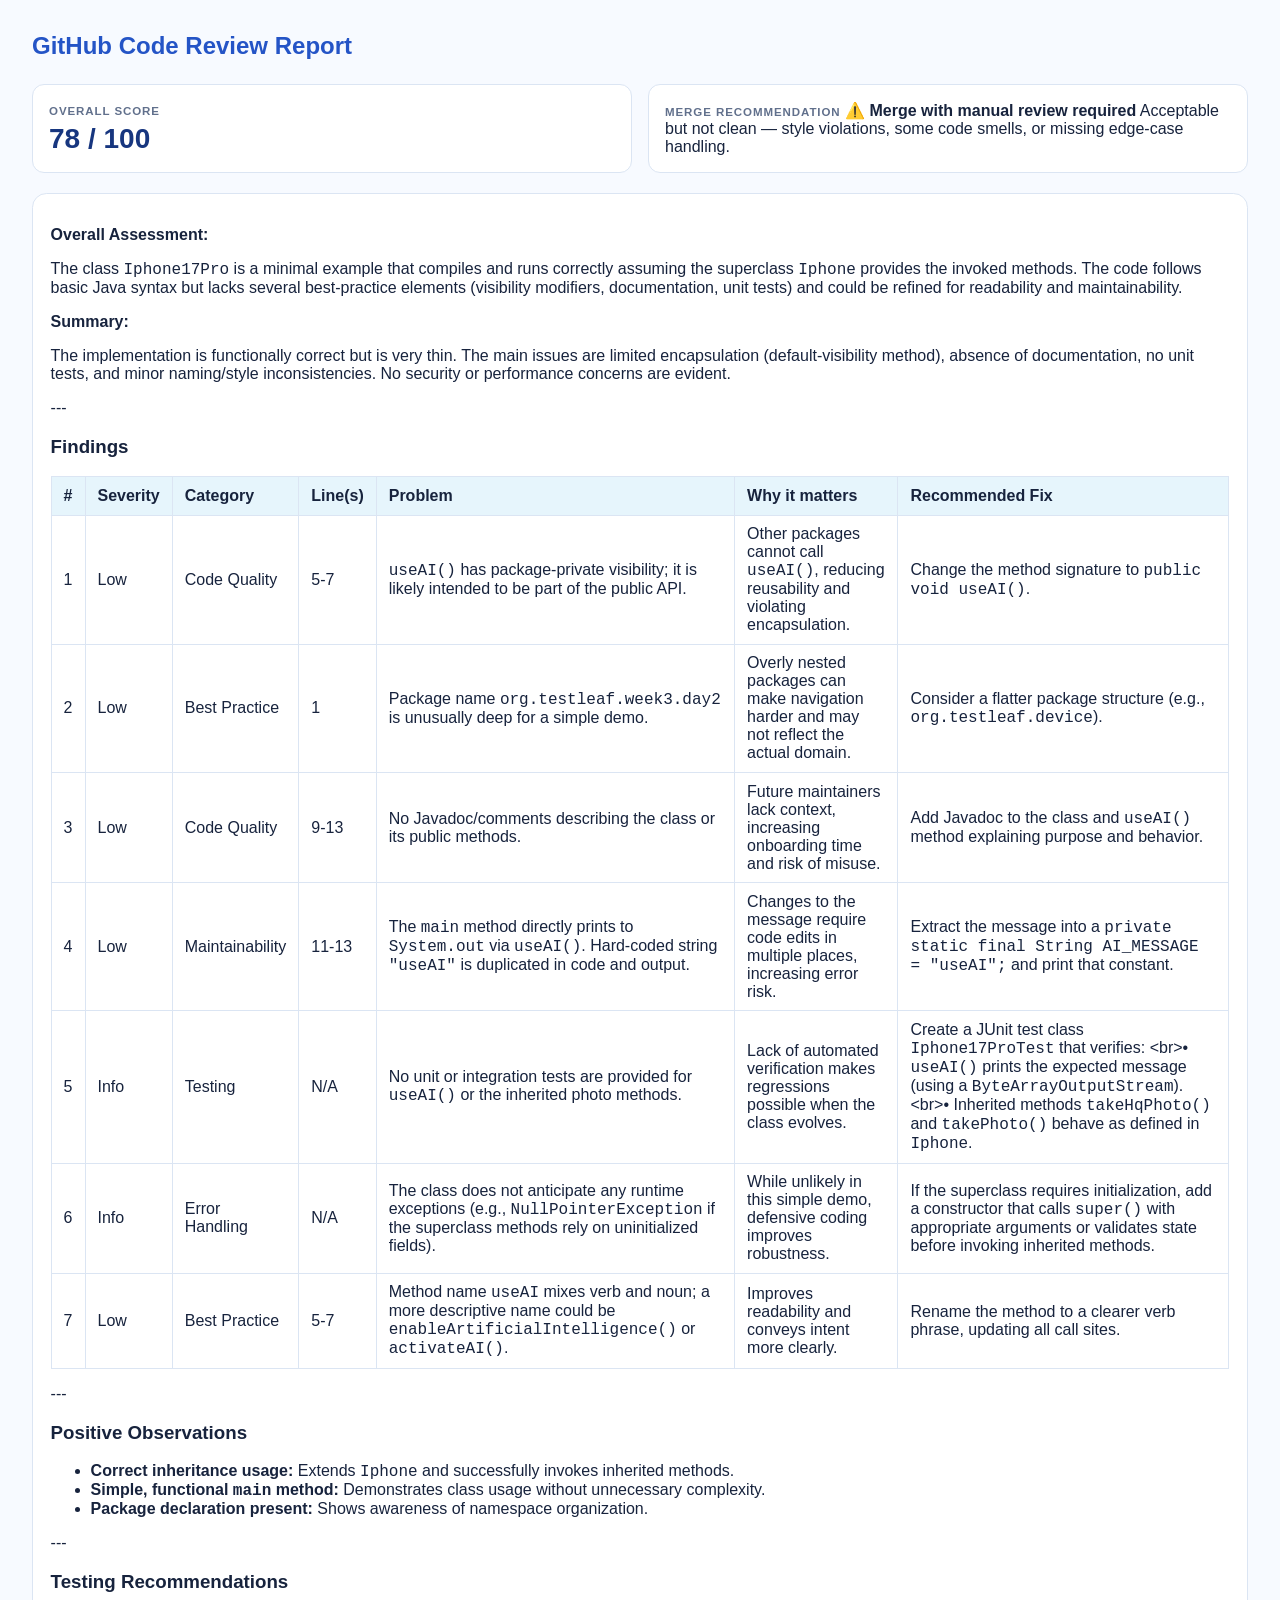
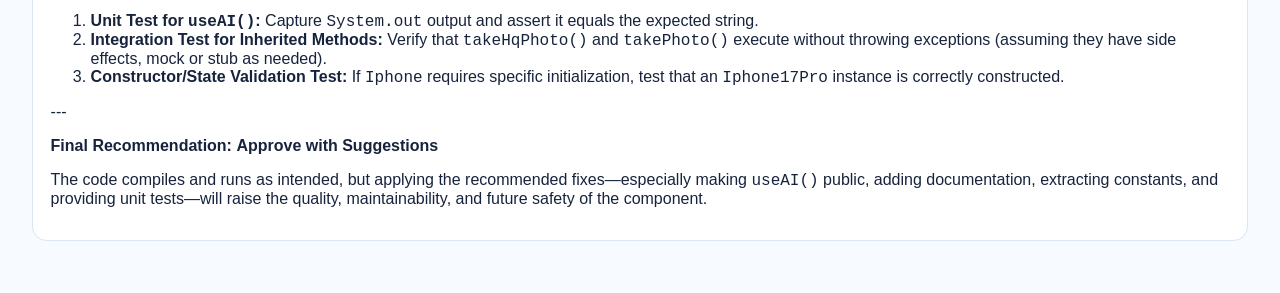
<file: phase-2/week-2/Day 2/GitHubReview-Score-78.html>
<!doctype html>
<html lang="en">
<head>
<meta charset="UTF-8">
<title>GitHub Code Review Report</title>
<style>
  body { font-family: Calibri, "Segoe UI", sans-serif; margin: 0; padding: 2rem; color: #17233d; background: #f7faff; }
  h1 { color: #2454c6; font-size: 1.5rem; margin: 0 0 1.5rem; }
  h2, h3, h4 { color: #17233d; }
  .score-card, .review-summary-bar { display: flex; gap: 1rem; margin-bottom: 1.25rem; }
  .score-card > div, .review-score-summary, .merge-summary { flex: 1; border: 1px solid #dbe5f3; border-radius: 0.75rem; padding: 1rem; background: #ffffff; }
  .score-label, .summary-label { color: #61708c; font-size: 0.72rem; font-weight: 700; letter-spacing: 0.08em; text-transform: uppercase; }
  .score-value, .review-score-summary strong { color: #17367f; font-size: 1.75rem; font-weight: 800; display: block; margin-top: 0.25rem; }
  .assessment-block, .findings-section, .section-box, .markdown-review, .category-score-list { border: 1px solid #dbe5f3; border-radius: 0.9rem; padding: 1rem 1.1rem; background: #ffffff; margin-bottom: 1.25rem; }
  .finding-card { border: 1px solid #dbe5f3; border-radius: 0.9rem; padding: 1rem; margin-bottom: 0.9rem; background: #f7faff; }
  .severity-badge { display: inline-block; padding: 0.25rem 0.55rem; border-radius: 999px; font-size: 0.72rem; font-weight: 700; text-transform: uppercase; }
  table { width: 100%; border-collapse: collapse; margin: 1rem 0; }
  th, td { border: 1px solid #dbe5f3; padding: 0.6rem 0.75rem; text-align: left; }
  th { background: #e6f5fc; }
  pre { background: #17233d; color: #f7faff; padding: 1rem; border-radius: 0.7rem; overflow-x: auto; }
  code { font-family: Consolas, "Courier New", monospace; }
</style>
</head>
<body>
<h1>GitHub Code Review Report</h1>

        <div class="review-summary-bar">
          <div class="review-score-summary">
            <span class="summary-label">Overall Score</span>
            <strong>78 / 100</strong>
          </div>
          <div class="merge-summary">
            <span class="summary-label">Merge Recommendation</span>
            <strong class="decision-manual">⚠️ Merge with manual review required</strong>
            <span>Acceptable but not clean — style violations, some code smells, or missing edge-case handling.</span>
          </div>
        </div>
        
        <article class="markdown-review" aria-label="Completed code review">
          <p><strong>Overall Assessment:</strong></p><p>The class <code>Iphone17Pro</code> is a minimal example that compiles and runs correctly assuming the superclass <code>Iphone</code> provides the invoked methods. The code follows basic Java syntax but lacks several best‑practice elements (visibility modifiers, documentation, unit tests) and could be refined for readability and maintainability.</p><p><strong>Summary:</strong></p><p>The implementation is functionally correct but is very thin. The main issues are limited encapsulation (default‑visibility method), absence of documentation, no unit tests, and minor naming/style inconsistencies. No security or performance concerns are evident.</p><p>---</p><h3>Findings</h3><div class="review-table-wrap"><table class="review-table"><thead><tr><th scope="col">#</th><th scope="col">Severity</th><th scope="col">Category</th><th scope="col">Line(s)</th><th scope="col">Problem</th><th scope="col">Why it matters</th><th scope="col">Recommended Fix</th></tr></thead><tbody><tr><td>1</td><td>Low</td><td>Code Quality</td><td>5‑7</td><td><code>useAI()</code> has package‑private visibility; it is likely intended to be part of the public API.</td><td>Other packages cannot call <code>useAI()</code>, reducing reusability and violating encapsulation.</td><td>Change the method signature to <code>public void useAI()</code>.</td></tr><tr><td>2</td><td>Low</td><td>Best Practice</td><td>1</td><td>Package name <code>org.testleaf.week3.day2</code> is unusually deep for a simple demo.</td><td>Overly nested packages can make navigation harder and may not reflect the actual domain.</td><td>Consider a flatter package structure (e.g., <code>org.testleaf.device</code>).</td></tr><tr><td>3</td><td>Low</td><td>Code Quality</td><td>9‑13</td><td>No Javadoc/comments describing the class or its public methods.</td><td>Future maintainers lack context, increasing onboarding time and risk of misuse.</td><td>Add Javadoc to the class and <code>useAI()</code> method explaining purpose and behavior.</td></tr><tr><td>4</td><td>Low</td><td>Maintainability</td><td>11‑13</td><td>The <code>main</code> method directly prints to <code>System.out</code> via <code>useAI()</code>. Hard‑coded string <code>&quot;useAI&quot;</code> is duplicated in code and output.</td><td>Changes to the message require code edits in multiple places, increasing error risk.</td><td>Extract the message into a <code>private static final String AI_MESSAGE = &quot;useAI&quot;;</code> and print that constant.</td></tr><tr><td>5</td><td>Info</td><td>Testing</td><td>N/A</td><td>No unit or integration tests are provided for <code>useAI()</code> or the inherited photo methods.</td><td>Lack of automated verification makes regressions possible when the class evolves.</td><td>Create a JUnit test class <code>Iphone17ProTest</code> that verifies: &lt;br&gt;• <code>useAI()</code> prints the expected message (using a <code>ByteArrayOutputStream</code>). &lt;br&gt;• Inherited methods <code>takeHqPhoto()</code> and <code>takePhoto()</code> behave as defined in <code>Iphone</code>.</td></tr><tr><td>6</td><td>Info</td><td>Error Handling</td><td>N/A</td><td>The class does not anticipate any runtime exceptions (e.g., <code>NullPointerException</code> if the superclass methods rely on uninitialized fields).</td><td>While unlikely in this simple demo, defensive coding improves robustness.</td><td>If the superclass requires initialization, add a constructor that calls <code>super()</code> with appropriate arguments or validates state before invoking inherited methods.</td></tr><tr><td>7</td><td>Low</td><td>Best Practice</td><td>5‑7</td><td>Method name <code>useAI</code> mixes verb and noun; a more descriptive name could be <code>enableArtificialIntelligence()</code> or <code>activateAI()</code>.</td><td>Improves readability and conveys intent more clearly.</td><td>Rename the method to a clearer verb phrase, updating all call sites.</td></tr></tbody></table></div><p>---</p><h3>Positive Observations</h3><ul><li><strong>Correct inheritance usage:</strong> Extends <code>Iphone</code> and successfully invokes inherited methods.</li><li><strong>Simple, functional <code>main</code> method:</strong> Demonstrates class usage without unnecessary complexity.</li><li><strong>Package declaration present:</strong> Shows awareness of namespace organization.</li></ul><p>---</p><h3>Testing Recommendations</h3><ol><li><strong>Unit Test for <code>useAI()</code>:</strong> Capture <code>System.out</code> output and assert it equals the expected string.</li><li><strong>Integration Test for Inherited Methods:</strong> Verify that <code>takeHqPhoto()</code> and <code>takePhoto()</code> execute without throwing exceptions (assuming they have side effects, mock or stub as needed).</li><li><strong>Constructor/State Validation Test:</strong> If <code>Iphone</code> requires specific initialization, test that an <code>Iphone17Pro</code> instance is correctly constructed.</li></ol><p>---</p><p><strong>Final Recommendation:</strong> <strong>Approve with Suggestions</strong></p><p>The code compiles and runs as intended, but applying the recommended fixes—especially making <code>useAI()</code> public, adding documentation, extracting constants, and providing unit tests—will raise the quality, maintainability, and future safety of the component.</p>
        </article>
      
</body>
</html>
</file>
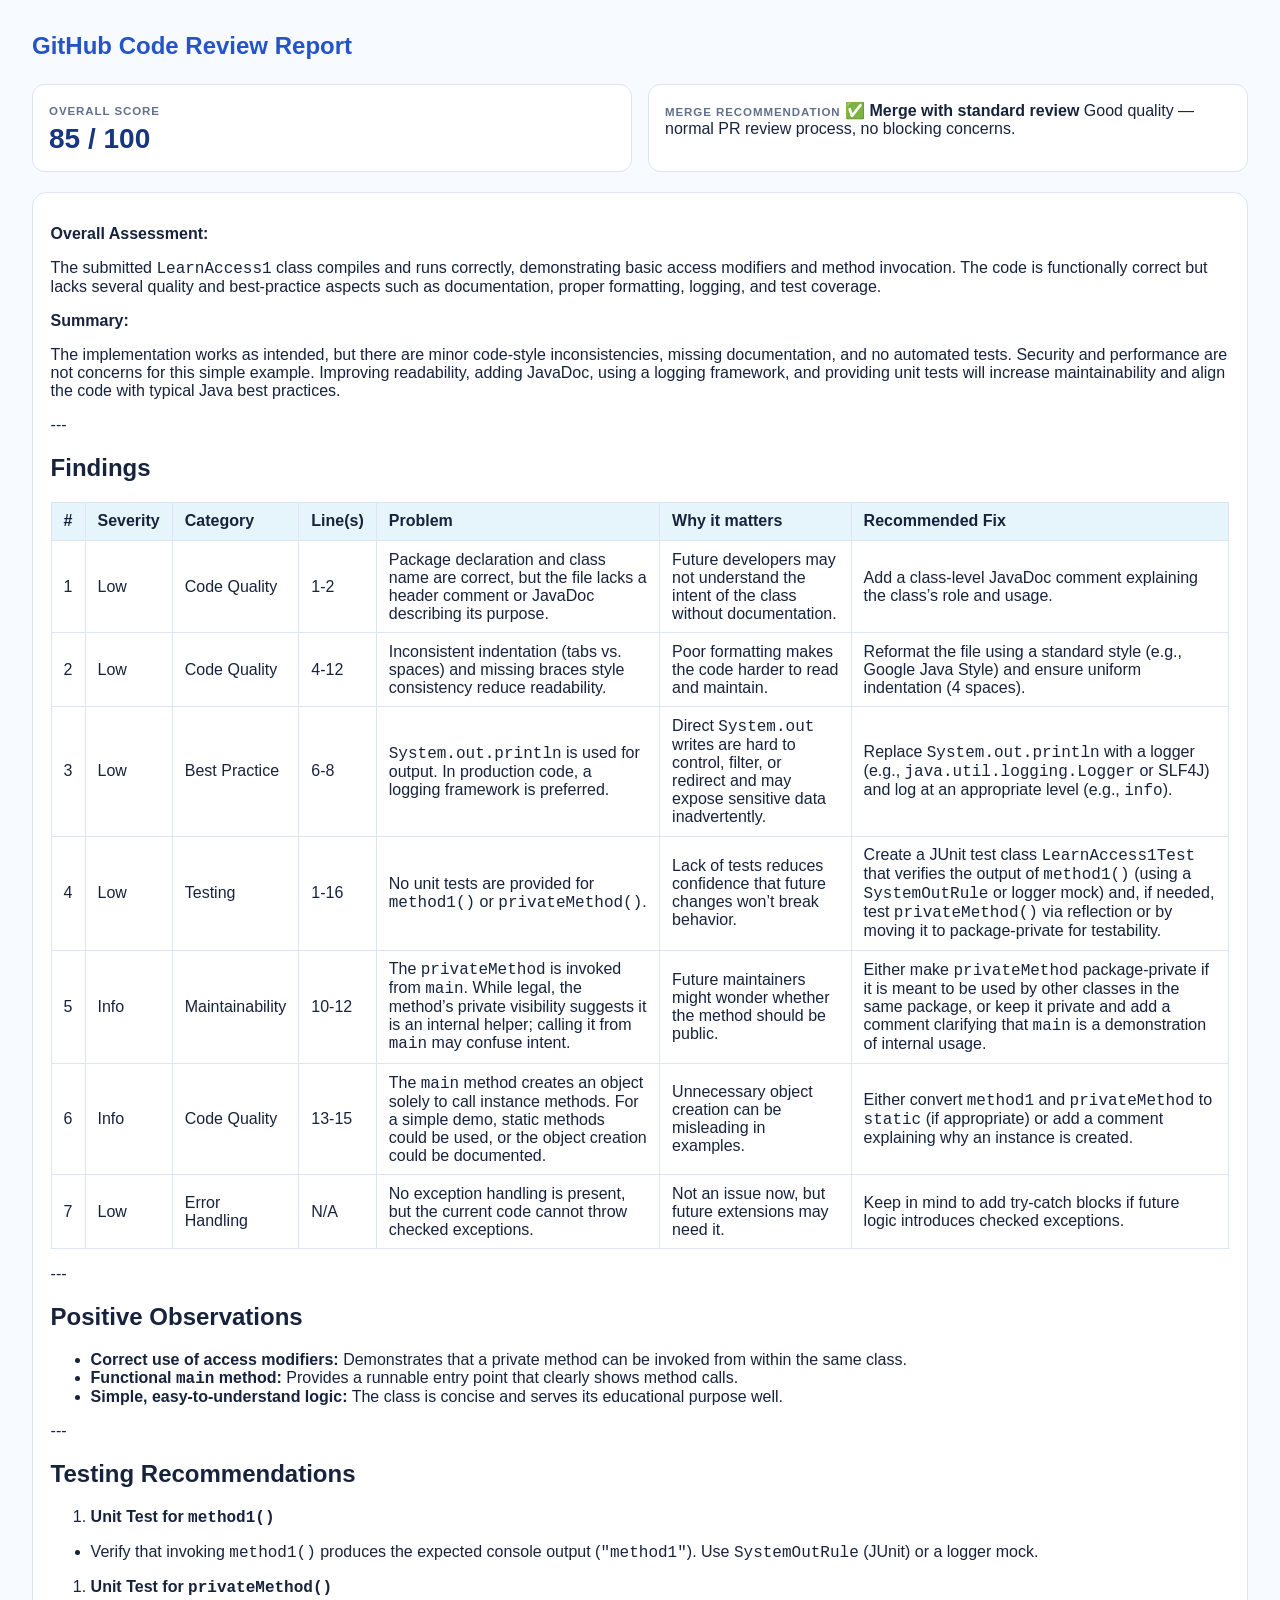
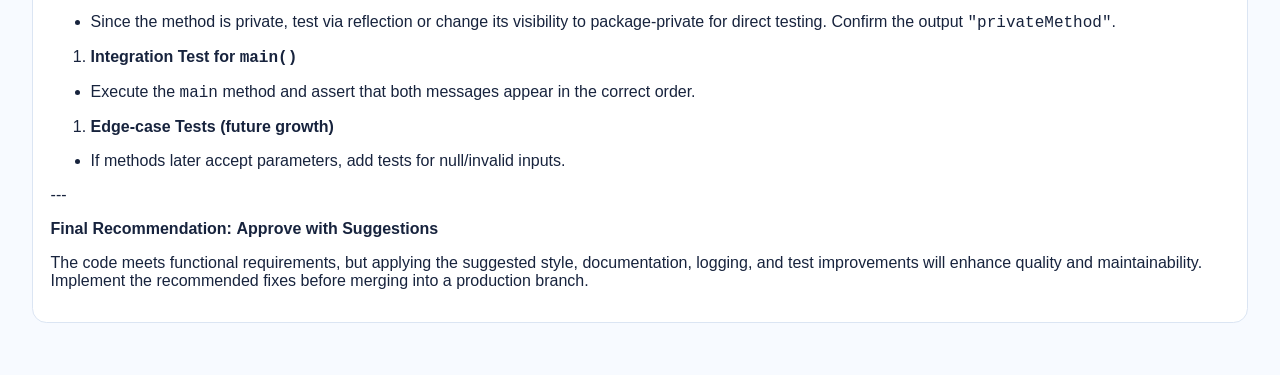
<file: phase-2/week-2/Day 2/GitHubReview-Score-85.html>
<!doctype html>
<html lang="en">
<head>
<meta charset="UTF-8">
<title>GitHub Code Review Report</title>
<style>
  body { font-family: Calibri, "Segoe UI", sans-serif; margin: 0; padding: 2rem; color: #17233d; background: #f7faff; }
  h1 { color: #2454c6; font-size: 1.5rem; margin: 0 0 1.5rem; }
  h2, h3, h4 { color: #17233d; }
  .score-card, .review-summary-bar { display: flex; gap: 1rem; margin-bottom: 1.25rem; }
  .score-card > div, .review-score-summary, .merge-summary { flex: 1; border: 1px solid #dbe5f3; border-radius: 0.75rem; padding: 1rem; background: #ffffff; }
  .score-label, .summary-label { color: #61708c; font-size: 0.72rem; font-weight: 700; letter-spacing: 0.08em; text-transform: uppercase; }
  .score-value, .review-score-summary strong { color: #17367f; font-size: 1.75rem; font-weight: 800; display: block; margin-top: 0.25rem; }
  .assessment-block, .findings-section, .section-box, .markdown-review, .category-score-list { border: 1px solid #dbe5f3; border-radius: 0.9rem; padding: 1rem 1.1rem; background: #ffffff; margin-bottom: 1.25rem; }
  .finding-card { border: 1px solid #dbe5f3; border-radius: 0.9rem; padding: 1rem; margin-bottom: 0.9rem; background: #f7faff; }
  .severity-badge { display: inline-block; padding: 0.25rem 0.55rem; border-radius: 999px; font-size: 0.72rem; font-weight: 700; text-transform: uppercase; }
  table { width: 100%; border-collapse: collapse; margin: 1rem 0; }
  th, td { border: 1px solid #dbe5f3; padding: 0.6rem 0.75rem; text-align: left; }
  th { background: #e6f5fc; }
  pre { background: #17233d; color: #f7faff; padding: 1rem; border-radius: 0.7rem; overflow-x: auto; }
  code { font-family: Consolas, "Courier New", monospace; }
</style>
</head>
<body>
<h1>GitHub Code Review Report</h1>

        <div class="review-summary-bar">
          <div class="review-score-summary">
            <span class="summary-label">Overall Score</span>
            <strong>85 / 100</strong>
          </div>
          <div class="merge-summary">
            <span class="summary-label">Merge Recommendation</span>
            <strong class="decision-standard">✅ Merge with standard review</strong>
            <span>Good quality — normal PR review process, no blocking concerns.</span>
          </div>
        </div>
        
        <article class="markdown-review" aria-label="Completed code review">
          <p><strong>Overall Assessment:</strong></p><p>The submitted <code>LearnAccess1</code> class compiles and runs correctly, demonstrating basic access modifiers and method invocation. The code is functionally correct but lacks several quality and best‑practice aspects such as documentation, proper formatting, logging, and test coverage.</p><p><strong>Summary:</strong></p><p>The implementation works as intended, but there are minor code‑style inconsistencies, missing documentation, and no automated tests. Security and performance are not concerns for this simple example. Improving readability, adding JavaDoc, using a logging framework, and providing unit tests will increase maintainability and align the code with typical Java best practices.</p><p>---</p><h2>Findings</h2><div class="review-table-wrap"><table class="review-table"><thead><tr><th scope="col">#</th><th scope="col">Severity</th><th scope="col">Category</th><th scope="col">Line(s)</th><th scope="col">Problem</th><th scope="col">Why it matters</th><th scope="col">Recommended Fix</th></tr></thead><tbody><tr><td>1</td><td>Low</td><td>Code Quality</td><td>1‑2</td><td>Package declaration and class name are correct, but the file lacks a header comment or JavaDoc describing its purpose.</td><td>Future developers may not understand the intent of the class without documentation.</td><td>Add a class‑level JavaDoc comment explaining the class’s role and usage.</td></tr><tr><td>2</td><td>Low</td><td>Code Quality</td><td>4‑12</td><td>Inconsistent indentation (tabs vs. spaces) and missing braces style consistency reduce readability.</td><td>Poor formatting makes the code harder to read and maintain.</td><td>Reformat the file using a standard style (e.g., Google Java Style) and ensure uniform indentation (4 spaces).</td></tr><tr><td>3</td><td>Low</td><td>Best Practice</td><td>6‑8</td><td><code>System.out.println</code> is used for output. In production code, a logging framework is preferred.</td><td>Direct <code>System.out</code> writes are hard to control, filter, or redirect and may expose sensitive data inadvertently.</td><td>Replace <code>System.out.println</code> with a logger (e.g., <code>java.util.logging.Logger</code> or SLF4J) and log at an appropriate level (e.g., <code>info</code>).</td></tr><tr><td>4</td><td>Low</td><td>Testing</td><td>1‑16</td><td>No unit tests are provided for <code>method1()</code> or <code>privateMethod()</code>.</td><td>Lack of tests reduces confidence that future changes won’t break behavior.</td><td>Create a JUnit test class <code>LearnAccess1Test</code> that verifies the output of <code>method1()</code> (using a <code>SystemOutRule</code> or logger mock) and, if needed, test <code>privateMethod()</code> via reflection or by moving it to package‑private for testability.</td></tr><tr><td>5</td><td>Info</td><td>Maintainability</td><td>10‑12</td><td>The <code>privateMethod</code> is invoked from <code>main</code>. While legal, the method’s private visibility suggests it is an internal helper; calling it from <code>main</code> may confuse intent.</td><td>Future maintainers might wonder whether the method should be public.</td><td>Either make <code>privateMethod</code> package‑private if it is meant to be used by other classes in the same package, or keep it private and add a comment clarifying that <code>main</code> is a demonstration of internal usage.</td></tr><tr><td>6</td><td>Info</td><td>Code Quality</td><td>13‑15</td><td>The <code>main</code> method creates an object solely to call instance methods. For a simple demo, static methods could be used, or the object creation could be documented.</td><td>Unnecessary object creation can be misleading in examples.</td><td>Either convert <code>method1</code> and <code>privateMethod</code> to <code>static</code> (if appropriate) or add a comment explaining why an instance is created.</td></tr><tr><td>7</td><td>Low</td><td>Error Handling</td><td>N/A</td><td>No exception handling is present, but the current code cannot throw checked exceptions.</td><td>Not an issue now, but future extensions may need it.</td><td>Keep in mind to add try‑catch blocks if future logic introduces checked exceptions.</td></tr></tbody></table></div><p>---</p><h2>Positive Observations</h2><ul><li><strong>Correct use of access modifiers:</strong> Demonstrates that a private method can be invoked from within the same class.</li><li><strong>Functional <code>main</code> method:</strong> Provides a runnable entry point that clearly shows method calls.</li><li><strong>Simple, easy‑to‑understand logic:</strong> The class is concise and serves its educational purpose well.</li></ul><p>---</p><h2>Testing Recommendations</h2><ol><li><strong>Unit Test for <code>method1()</code></strong></li></ol><ul><li>Verify that invoking <code>method1()</code> produces the expected console output (<code>&quot;method1&quot;</code>). Use <code>SystemOutRule</code> (JUnit) or a logger mock.</li></ul><ol><li><strong>Unit Test for <code>privateMethod()</code></strong></li></ol><ul><li>Since the method is private, test via reflection or change its visibility to package‑private for direct testing. Confirm the output <code>&quot;privateMethod&quot;</code>.</li></ul><ol><li><strong>Integration Test for <code>main()</code></strong></li></ol><ul><li>Execute the <code>main</code> method and assert that both messages appear in the correct order.</li></ul><ol><li><strong>Edge‑case Tests (future growth)</strong></li></ol><ul><li>If methods later accept parameters, add tests for null/invalid inputs.</li></ul><p>---</p><p><strong>Final Recommendation:</strong> <strong>Approve with Suggestions</strong></p><p>The code meets functional requirements, but applying the suggested style, documentation, logging, and test improvements will enhance quality and maintainability. Implement the recommended fixes before merging into a production branch.</p>
        </article>
      
</body>
</html>
</file>
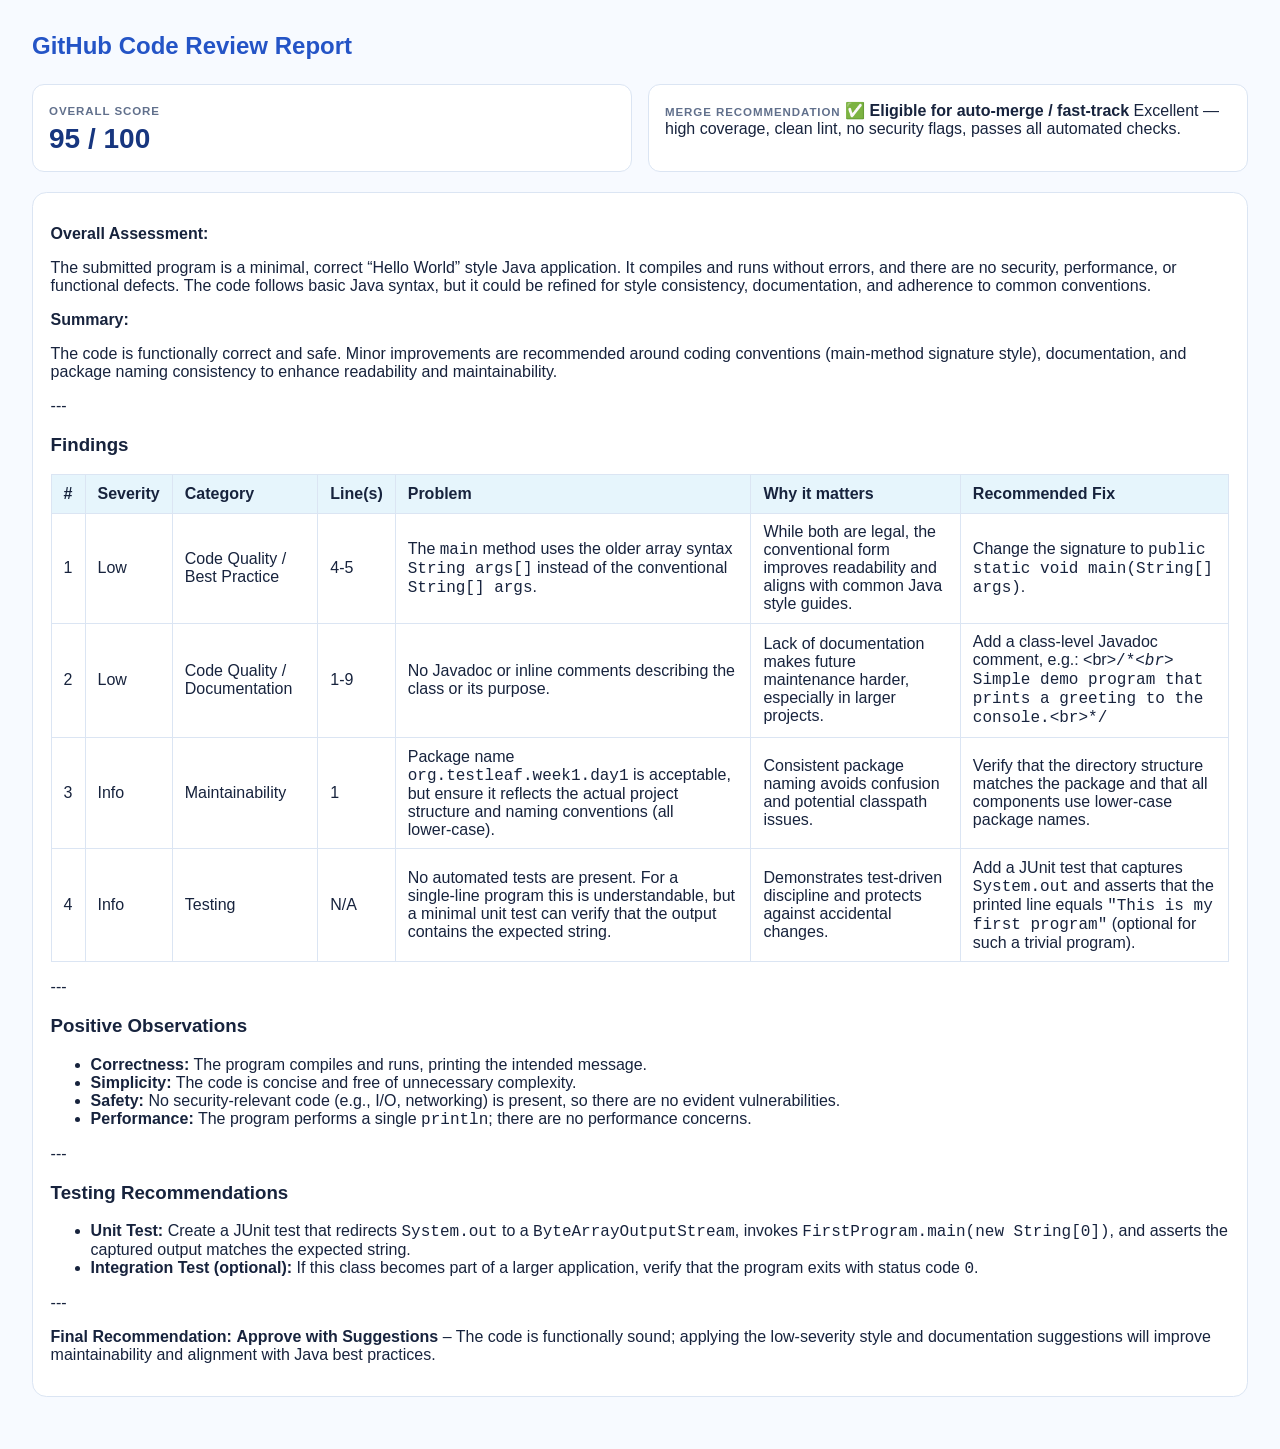
<file: phase-2/week-2/Day 2/GitHubReview-Score-95.html>
<!doctype html>
<html lang="en">
<head>
<meta charset="UTF-8">
<title>GitHub Code Review Report</title>
<style>
  body { font-family: Calibri, "Segoe UI", sans-serif; margin: 0; padding: 2rem; color: #17233d; background: #f7faff; }
  h1 { color: #2454c6; font-size: 1.5rem; margin: 0 0 1.5rem; }
  h2, h3, h4 { color: #17233d; }
  .score-card, .review-summary-bar { display: flex; gap: 1rem; margin-bottom: 1.25rem; }
  .score-card > div, .review-score-summary, .merge-summary { flex: 1; border: 1px solid #dbe5f3; border-radius: 0.75rem; padding: 1rem; background: #ffffff; }
  .score-label, .summary-label { color: #61708c; font-size: 0.72rem; font-weight: 700; letter-spacing: 0.08em; text-transform: uppercase; }
  .score-value, .review-score-summary strong { color: #17367f; font-size: 1.75rem; font-weight: 800; display: block; margin-top: 0.25rem; }
  .assessment-block, .findings-section, .section-box, .markdown-review, .category-score-list { border: 1px solid #dbe5f3; border-radius: 0.9rem; padding: 1rem 1.1rem; background: #ffffff; margin-bottom: 1.25rem; }
  .finding-card { border: 1px solid #dbe5f3; border-radius: 0.9rem; padding: 1rem; margin-bottom: 0.9rem; background: #f7faff; }
  .severity-badge { display: inline-block; padding: 0.25rem 0.55rem; border-radius: 999px; font-size: 0.72rem; font-weight: 700; text-transform: uppercase; }
  table { width: 100%; border-collapse: collapse; margin: 1rem 0; }
  th, td { border: 1px solid #dbe5f3; padding: 0.6rem 0.75rem; text-align: left; }
  th { background: #e6f5fc; }
  pre { background: #17233d; color: #f7faff; padding: 1rem; border-radius: 0.7rem; overflow-x: auto; }
  code { font-family: Consolas, "Courier New", monospace; }
</style>
</head>
<body>
<h1>GitHub Code Review Report</h1>

        <div class="review-summary-bar">
          <div class="review-score-summary">
            <span class="summary-label">Overall Score</span>
            <strong>95 / 100</strong>
          </div>
          <div class="merge-summary">
            <span class="summary-label">Merge Recommendation</span>
            <strong class="decision-fast-track">✅ Eligible for auto-merge / fast-track</strong>
            <span>Excellent — high coverage, clean lint, no security flags, passes all automated checks.</span>
          </div>
        </div>
        
        <article class="markdown-review" aria-label="Completed code review">
          <p><strong>Overall Assessment:</strong></p><p>The submitted program is a minimal, correct “Hello World” style Java application. It compiles and runs without errors, and there are no security, performance, or functional defects. The code follows basic Java syntax, but it could be refined for style consistency, documentation, and adherence to common conventions.</p><p><strong>Summary:</strong></p><p>The code is functionally correct and safe. Minor improvements are recommended around coding conventions (main‑method signature style), documentation, and package naming consistency to enhance readability and maintainability.</p><p>---</p><h3>Findings</h3><div class="review-table-wrap"><table class="review-table"><thead><tr><th scope="col">#</th><th scope="col">Severity</th><th scope="col">Category</th><th scope="col">Line(s)</th><th scope="col">Problem</th><th scope="col">Why it matters</th><th scope="col">Recommended Fix</th></tr></thead><tbody><tr><td>1</td><td>Low</td><td>Code Quality / Best Practice</td><td>4‑5</td><td>The <code>main</code> method uses the older array syntax <code>String args[]</code> instead of the conventional <code>String[] args</code>.</td><td>While both are legal, the conventional form improves readability and aligns with common Java style guides.</td><td>Change the signature to <code>public static void main(String[] args)</code>.</td></tr><tr><td>2</td><td>Low</td><td>Code Quality / Documentation</td><td>1‑9</td><td>No Javadoc or inline comments describing the class or its purpose.</td><td>Lack of documentation makes future maintenance harder, especially in larger projects.</td><td>Add a class‑level Javadoc comment, e.g.: &lt;br&gt;<code>/*<em>&lt;br&gt;</em> Simple demo program that prints a greeting to the console.&lt;br&gt;*/</code></td></tr><tr><td>3</td><td>Info</td><td>Maintainability</td><td>1</td><td>Package name <code>org.testleaf.week1.day1</code> is acceptable, but ensure it reflects the actual project structure and naming conventions (all lower‑case).</td><td>Consistent package naming avoids confusion and potential classpath issues.</td><td>Verify that the directory structure matches the package and that all components use lower‑case package names.</td></tr><tr><td>4</td><td>Info</td><td>Testing</td><td>N/A</td><td>No automated tests are present. For a single‑line program this is understandable, but a minimal unit test can verify that the output contains the expected string.</td><td>Demonstrates test‑driven discipline and protects against accidental changes.</td><td>Add a JUnit test that captures <code>System.out</code> and asserts that the printed line equals <code>&quot;This is my first program&quot;</code> (optional for such a trivial program).</td></tr></tbody></table></div><p>---</p><h3>Positive Observations</h3><ul><li><strong>Correctness:</strong> The program compiles and runs, printing the intended message.</li><li><strong>Simplicity:</strong> The code is concise and free of unnecessary complexity.</li><li><strong>Safety:</strong> No security‑relevant code (e.g., I/O, networking) is present, so there are no evident vulnerabilities.</li><li><strong>Performance:</strong> The program performs a single <code>println</code>; there are no performance concerns.</li></ul><p>---</p><h3>Testing Recommendations</h3><ul><li><strong>Unit Test:</strong> Create a JUnit test that redirects <code>System.out</code> to a <code>ByteArrayOutputStream</code>, invokes <code>FirstProgram.main(new String[0])</code>, and asserts the captured output matches the expected string.</li><li><strong>Integration Test (optional):</strong> If this class becomes part of a larger application, verify that the program exits with status code <code>0</code>.</li></ul><p>---</p><p><strong>Final Recommendation:</strong> <strong>Approve with Suggestions</strong> – The code is functionally sound; applying the low‑severity style and documentation suggestions will improve maintainability and alignment with Java best practices.</p>
        </article>
      
</body>
</html>
</file>
<file: phase-2/week-2/Day 2/styles.css>
:root {
  color-scheme: light;
  --royal-blue: #2454c6;
  --royal-blue-dark: #17367f;
  --light-blue: #52b9ed;
  --light-blue-soft: #e6f5fc;
  --ink: #17233d;
  --muted: #61708c;
  --paper: #f7faff;
  --white: #ffffff;
  --line: #dbe5f3;
}

* {
  box-sizing: border-box;
}

html {
  min-height: 100%;
}

body {
  min-width: 320px;
  min-height: 100vh;
  margin: 0;
  overflow-x: hidden;
  color: var(--ink);
  background:
    radial-gradient(circle at 12% 8%, rgba(82, 185, 237, 0.2), transparent 29rem),
    radial-gradient(circle at 92% 88%, rgba(36, 84, 198, 0.11), transparent 30rem),
    var(--paper);
  font-family: Calibri, "Segoe UI", sans-serif;
}

body::before {
  position: fixed;
  inset: 0;
  z-index: 0;
  pointer-events: none;
  content: "";
  opacity: 0.45;
  background-image:
    linear-gradient(rgba(36, 84, 198, 0.045) 1px, transparent 1px),
    linear-gradient(90deg, rgba(36, 84, 198, 0.045) 1px, transparent 1px);
  background-size: 46px 46px;
  mask-image: linear-gradient(to bottom, black, transparent 88%);
}

.page-shell {
  position: relative;
  z-index: 1;
  display: flex;
  flex-direction: column;
  min-height: 100vh;
}

.topbar {
  position: relative;
  z-index: 3;
  border-bottom: 1px solid rgba(36, 84, 198, 0.12);
  background: rgba(255, 255, 255, 0.9);
  backdrop-filter: blur(8px);
}

.topbar-inner {
  display: flex;
  align-items: center;
  width: min(100%, 1440px);
  margin: 0 auto;
  padding: 0.45rem clamp(1rem, 3vw, 2.5rem);
}

.brand-lockup {
  display: inline-flex;
  align-items: center;
  gap: 0.85rem;
  justify-self: start;
}

.logo-placeholder {
  display: grid;
  width: 2.35rem;
  height: 2.35rem;
  place-items: center;
  border: 1px solid rgba(36, 84, 198, 0.32);
  border-radius: 0.8rem;
  color: var(--white);
  font-size: 1rem;
  font-weight: 700;
  letter-spacing: 0.08em;
  background: var(--royal-blue);
  box-shadow: 0 12px 24px rgba(36, 84, 198, 0.2);
}

.organization-name,
.application-label,
.eyebrow,
.phase-label {
  margin: 0;
  text-transform: uppercase;
}

.organization-name {
  color: var(--royal-blue-dark);
  font-size: 1.05rem;
  font-weight: 700;
  letter-spacing: 0.12em;
}

.application-label {
  margin-top: 0.25rem;
  color: var(--muted);
  font-size: 0.7rem;
  letter-spacing: 0.08em;
}

.app-name-header {
  color: var(--royal-blue);
  font-size: clamp(0.9rem, 1.4vw, 1.15rem);
  font-weight: 700;
  letter-spacing: 0.05em;
  text-transform: uppercase;
}

.ambient {
  position: fixed;
  z-index: 1;
  width: clamp(12rem, 24vw, 24rem);
  aspect-ratio: 1;
  border-radius: 50%;
  pointer-events: none;
  filter: blur(28px);
}

.ambient-blue {
  top: -9rem;
  right: -6rem;
  background: rgba(36, 84, 198, 0.12);
}

.ambient-light {
  bottom: -10rem;
  left: -8rem;
  background: rgba(82, 185, 237, 0.18);
}

.foundation {
  position: relative;
  z-index: 2;
  display: grid;
  align-content: start;
  width: 100%;
  min-height: auto;
  margin: 0 auto;
  padding: clamp(1.25rem, 3vw, 2.5rem) clamp(0.75rem, 1.8vw, 1.75rem) 2rem;
}

.welcome-panel {
  width: 100%;
}

.main-brand {
  display: inline-flex;
  align-items: center;
  gap: 0.65rem;
  margin-bottom: 0.9rem;
  color: var(--royal-blue-dark);
  font-size: 0.95rem;
  font-weight: 700;
  letter-spacing: 0.12em;
  text-transform: uppercase;
}

.main-brand .logo-placeholder {
  width: 2.35rem;
  height: 2.35rem;
}

.review-workspace {
  width: 100%;
  max-width: none;
  margin-top: 1.75rem;
  border: 1px solid rgba(36, 84, 198, 0.14);
  border-radius: 1.25rem;
  background: rgba(255, 255, 255, 0.76);
  box-shadow: 0 18px 40px rgba(23, 54, 127, 0.08);
}

.workspace-header {
  padding: 1.4rem 1.5rem 0;
}

.workspace-kicker {
  margin: 0;
  color: var(--royal-blue);
  font-size: 0.72rem;
  font-weight: 700;
  letter-spacing: 0.16em;
  text-transform: uppercase;
}

.workspace-header h2 {
  margin: 0.6rem 0 0;
  color: var(--ink);
  font-size: clamp(1.4rem, 3vw, 2.2rem);
  line-height: 1.2;
}

.repository-panel,
.review-result-panel {
  margin: 1rem 1.5rem 1.5rem;
  border: 1px solid rgba(36, 84, 198, 0.12);
  border-radius: 1rem;
  padding: 1.25rem;
  background: rgba(245, 249, 255, 0.95);
}

.review-layout {
  display: grid;
  grid-template-columns: minmax(18rem, 0.55fr) minmax(0, 2.45fr);
  gap: 1.25rem;
  margin: 1rem 1rem 1rem;
  align-items: start;
}

.review-layout .repository-panel,
.review-layout .review-result-panel {
  min-width: 0;
  margin: 0;
}

.url-panel {
  position: sticky;
  top: 1rem;
}

.url-label {
  display: block;
  color: var(--ink);
  font-size: 1.05rem;
  font-weight: 700;
  line-height: 1.35;
}

.url-help {
  margin: 0.55rem 0 1rem;
  color: var(--muted);
  font-size: 0.88rem;
  line-height: 1.5;
}

.url-input {
  width: 100%;
  min-height: 3.1rem;
  border: 1px solid rgba(36, 84, 198, 0.2);
  border-radius: 0.75rem;
  padding: 0.8rem 0.9rem;
  background: var(--white);
  color: var(--ink);
  font: inherit;
  outline: none;
  transition: border-color 0.2s ease, box-shadow 0.2s ease;
}

.url-input:focus {
  border-color: var(--royal-blue);
  box-shadow: 0 0 0 3px rgba(36, 84, 198, 0.12);
}

.url-input::placeholder {
  color: #8a97ad;
}

.repo-meta {
  display: grid;
  grid-template-columns: repeat(2, minmax(0, 1fr));
  gap: 1rem;
  margin-bottom: 1rem;
  padding: 0.9rem 1rem;
  border: 1px solid rgba(36, 84, 198, 0.08);
  border-radius: 0.8rem;
  background: rgba(255, 255, 255, 0.7);
}

.meta-label {
  display: block;
  margin-bottom: 0.3rem;
  color: var(--muted);
  font-size: 0.72rem;
  letter-spacing: 0.08em;
  text-transform: uppercase;
}

.repo-meta strong {
  color: var(--ink);
  font-size: 0.96rem;
}

.status-block {
  border-radius: 0.8rem;
  padding: 0.9rem 1rem;
  font-size: 0.96rem;
  line-height: 1.5;
}

.status-block.loading {
  border: 1px solid rgba(36, 84, 198, 0.14);
  background: rgba(82, 185, 237, 0.08);
  color: var(--royal-blue-dark);
}

.status-block.empty,
.status-block.error,
.status-block.review-error,
.status-block.review-loading {
  border: 1px solid rgba(23, 54, 127, 0.08);
  background: rgba(255, 255, 255, 0.8);
  color: var(--ink);
}

.status-block.error,
.status-block.review-error {
  border-color: rgba(196, 55, 55, 0.2);
  background: rgba(255, 241, 241, 0.9);
  color: #b63a3a;
}

.hidden {
  display: none !important;
}

.file-browser {
  margin-top: 1rem;
}

.browser-header {
  margin-bottom: 0.75rem;
}

.browser-header h3 {
  margin: 0;
  color: var(--ink);
  font-size: 1.05rem;
}

.file-list {
  list-style: none;
  margin: 0;
  padding: 0;
  display: grid;
  gap: 0.7rem;
}

.file-item {
  display: grid;
  grid-template-columns: auto 1fr auto;
  align-items: center;
  gap: 0.75rem;
  width: 100%;
  padding: 0.8rem 0.9rem;
  border: 1px solid rgba(36, 84, 198, 0.12);
  border-radius: 0.8rem;
  background: var(--white);
  color: var(--ink);
  text-align: left;
  cursor: pointer;
  transition: transform 0.2s ease, box-shadow 0.2s ease, border-color 0.2s ease;
}

.file-item:hover {
  transform: translateY(-1px);
  border-color: rgba(36, 84, 198, 0.3);
  box-shadow: 0 10px 20px rgba(36, 84, 198, 0.08);
}

.file-item.selected {
  border-color: rgba(36, 84, 198, 0.45);
  background: linear-gradient(135deg, rgba(82, 185, 237, 0.12), rgba(36, 84, 198, 0.04));
  box-shadow: 0 12px 20px rgba(36, 84, 198, 0.08);
}

.file-icon {
  display: inline-grid;
  place-items: center;
  width: 2.1rem;
  height: 2.1rem;
  border-radius: 0.6rem;
  background: rgba(36, 84, 198, 0.08);
  color: var(--royal-blue);
  font-weight: 700;
}

.file-main {
  min-width: 0;
}

.file-name {
  display: block;
  color: var(--ink);
  font-weight: 700;
  word-break: break-word;
}

.file-meta {
  display: flex;
  flex-wrap: wrap;
  gap: 0.5rem 1rem;
  margin-top: 0.28rem;
  color: var(--muted);
  font-size: 0.76rem;
}

.file-tag {
  display: inline-flex;
  align-items: center;
  padding: 0.2rem 0.5rem;
  border-radius: 999px;
  background: rgba(82, 185, 237, 0.1);
  color: var(--royal-blue-dark);
  font-weight: 600;
}

.review-controls {
  margin-top: 1.2rem;
  display: flex;
  justify-content: stretch;
}

.review-button {
  width: 100%;
  border: none;
  border-radius: 0.85rem;
  padding: 0.9rem 1.4rem;
  background: linear-gradient(135deg, var(--royal-blue), #3a6de1);
  color: var(--white);
  font-family: inherit;
  font-size: 0.96rem;
  font-weight: 700;
  letter-spacing: 0.04em;
  cursor: pointer;
  box-shadow: 0 12px 24px rgba(36, 84, 198, 0.22);
  transition: opacity 0.2s ease, transform 0.2s ease;
}

.review-button:hover:not(:disabled) {
  transform: translateY(-1px);
}

.review-button:disabled {
  opacity: 0.5;
  cursor: not-allowed;
  box-shadow: none;
}

.state-switcher {
  display: flex;
  flex-wrap: wrap;
  gap: 0.6rem;
  margin-bottom: 1rem;
}

.state-btn {
  border: 1px solid rgba(36, 84, 198, 0.16);
  border-radius: 999px;
  background: rgba(255, 255, 255, 0.8);
  color: var(--ink);
  padding: 0.5rem 0.8rem;
  font: inherit;
  font-weight: 700;
  cursor: pointer;
}

.state-btn.active {
  background: var(--royal-blue);
  border-color: var(--royal-blue);
  color: var(--white);
}

.state-view {
  display: block;
}

.state-card {
  border: 1px solid rgba(36, 84, 198, 0.12);
  border-radius: 1rem;
  padding: 1.1rem;
  background: rgba(255, 255, 255, 0.8);
}

.state-card h3 {
  margin: 0.75rem 0 0.5rem;
  color: var(--ink);
}

.state-card p,
.state-card li {
  color: var(--muted);
  line-height: 1.6;
}

.state-card ul {
  margin: 0.8rem 0 0;
  padding-left: 1.1rem;
}

.state-header {
  display: flex;
  align-items: center;
  justify-content: flex-start;
}

.state-tag {
  display: inline-flex;
  padding: 0.3rem 0.6rem;
  border-radius: 999px;
  background: rgba(82, 185, 237, 0.12);
  color: var(--royal-blue-dark);
  font-size: 0.72rem;
  font-weight: 700;
  letter-spacing: 0.08em;
  text-transform: uppercase;
}

.state-tag.accent {
  background: rgba(36, 84, 198, 0.08);
}

.state-tag.success {
  background: rgba(39, 153, 96, 0.12);
  color: #1d7d55;
}

.state-tag.danger {
  background: rgba(196, 55, 55, 0.12);
  color: #9d2f2f;
}

.loading-strip {
  display: flex;
  gap: 0.55rem;
  margin: 0.9rem 0 0.5rem;
}

.loading-strip span {
  display: block;
  width: 0.7rem;
  height: 0.7rem;
  border-radius: 50%;
  background: var(--royal-blue);
  animation: pulse 1.1s ease-in-out infinite;
}

.loading-strip span:nth-child(2) { animation-delay: 0.15s; }
.loading-strip span:nth-child(3) { animation-delay: 0.3s; }

@keyframes pulse {
  0%, 100% { opacity: 0.35; transform: scale(0.9); }
  50% { opacity: 1; transform: scale(1); }
}

.review-output {
  display: grid;
  gap: 1.25rem;
}

.review-summary-bar {
  display: grid;
  grid-template-columns: minmax(10rem, 0.7fr) minmax(0, 2fr);
  gap: 0.9rem;
}

.result-toolbar {
  display: flex;
  align-items: center;
  justify-content: space-between;
  gap: 1rem;
  margin-bottom: 0.35rem;
}

.export-button {
  border: 1px solid rgba(36, 84, 198, 0.2);
  border-radius: 0.65rem;
  padding: 0.55rem 0.8rem;
  background: var(--white);
  color: var(--royal-blue-dark);
  font: inherit;
  font-size: 0.82rem;
  font-weight: 700;
  cursor: pointer;
}

.export-button:hover {
  border-color: var(--royal-blue);
  background: var(--light-blue-soft);
}

.result-toolbar .review-completion {
  margin: 0;
}

.review-score-summary,
.merge-summary {
  display: flex;
  flex-direction: column;
  justify-content: center;
  min-width: 0;
  border: 1px solid rgba(36, 84, 198, 0.12);
  border-radius: 0.9rem;
  padding: 1rem 1.1rem;
  background: rgba(255, 255, 255, 0.82);
}

.review-score-summary strong {
  margin-top: 0.25rem;
  color: var(--royal-blue-dark);
  font-size: clamp(1.5rem, 3vw, 2.35rem);
}

.merge-summary strong {
  margin-top: 0.25rem;
  color: #1d7d55;
  font-size: 1.05rem;
}

.merge-summary .decision-blocked {
  color: #b63a3a;
}

.merge-summary .decision-manual {
  color: #a64b22;
}

.merge-summary .decision-standard {
  color: var(--royal-blue-dark);
}

.merge-summary .decision-fast-track {
  color: #1d7d55;
}

.merge-summary span:last-child {
  margin-top: 0.35rem;
  color: var(--muted);
  line-height: 1.45;
}

.summary-label {
  color: var(--muted);
  font-size: 0.72rem;
  font-weight: 700;
  letter-spacing: 0.1em;
  text-transform: uppercase;
}

.category-score-list {
  display: grid;
  grid-template-columns: repeat(auto-fit, minmax(10rem, 1fr));
  gap: 0.65rem;
}

.category-score-item {
  display: flex;
  align-items: center;
  justify-content: space-between;
  gap: 0.65rem;
  border: 1px solid rgba(36, 84, 198, 0.1);
  border-radius: 0.7rem;
  padding: 0.7rem 0.8rem;
  background: rgba(255, 255, 255, 0.78);
  color: var(--muted);
  font-size: 0.88rem;
}

.category-score-item strong {
  color: var(--royal-blue-dark);
  white-space: nowrap;
}

.review-completion {
  width: fit-content;
  margin-bottom: 0.75rem;
  padding: 0.4rem 0.7rem;
  border: 1px solid rgba(39, 153, 96, 0.2);
  border-radius: 999px;
  background: rgba(39, 153, 96, 0.1);
  color: #1d7d55;
  font-size: 0.78rem;
  font-weight: 700;
  letter-spacing: 0.04em;
}

.markdown-review {
  min-width: 0;
  border: 1px solid rgba(36, 84, 198, 0.1);
  border-radius: 0.9rem;
  padding: 1.1rem;
  background: rgba(255, 255, 255, 0.78);
}

.markdown-review h1,
.markdown-review h2,
.markdown-review h3,
.markdown-review h4,
.markdown-review h5,
.markdown-review h6 {
  max-width: none;
  margin: 1.2rem 0 0.65rem;
  color: var(--ink);
  font-size: 1.2rem;
  letter-spacing: 0;
  line-height: 1.3;
}

.markdown-review h1:first-child,
.markdown-review h2:first-child,
.markdown-review h3:first-child {
  margin-top: 0;
}

.markdown-review p,
.markdown-review li {
  color: var(--ink);
  line-height: 1.65;
}

.markdown-review ul,
.markdown-review ol {
  margin: 0.5rem 0 1rem;
  padding-left: 1.4rem;
}

.markdown-review code {
  border-radius: 0.3rem;
  padding: 0.12rem 0.3rem;
  background: var(--light-blue-soft);
  color: var(--royal-blue-dark);
  font-family: Consolas, "Courier New", monospace;
  font-size: 0.9em;
}

.markdown-review .review-code {
  overflow-x: auto;
  margin: 1rem 0;
  border-radius: 0.7rem;
  padding: 1rem;
  background: #17233d;
  color: #f7faff;
  line-height: 1.55;
  white-space: pre;
}

.markdown-review .review-code code {
  padding: 0;
  background: transparent;
  color: inherit;
  font-size: 0.86rem;
}

.review-table-wrap {
  overflow-x: auto;
  margin: 1rem 0;
}

.review-table {
  width: 100%;
  min-width: 34rem;
  border-collapse: collapse;
  color: var(--ink);
  font-size: 0.92rem;
}

.review-table th,
.review-table td {
  border: 1px solid var(--line);
  padding: 0.7rem 0.8rem;
  text-align: left;
  vertical-align: top;
}

.review-table th {
  background: var(--light-blue-soft);
  color: var(--royal-blue-dark);
  font-weight: 700;
}

.score-card {
  display: flex;
  justify-content: space-between;
  align-items: center;
  gap: 1rem;
  padding: 1rem 1.2rem;
  border-radius: 0.9rem;
  background: linear-gradient(135deg, rgba(36, 84, 198, 0.08), rgba(82, 185, 237, 0.06));
}

.score-card .score-value {
  color: var(--royal-blue-dark);
  font-size: clamp(2rem, 4vw, 3rem);
  font-weight: 800;
}

.score-card .score-value.small {
  font-size: 1.15rem;
}

.score-card .score-label {
  color: var(--muted);
  font-size: 0.78rem;
  letter-spacing: 0.12em;
  text-transform: uppercase;
}

.assessment-block,
.findings-section,
.section-box {
  border: 1px solid rgba(36, 84, 198, 0.1);
  border-radius: 0.9rem;
  padding: 1rem 1.1rem;
  background: rgba(255, 255, 255, 0.72);
}

.assessment-block h3,
.findings-section h3,
.section-box h3 {
  margin: 0 0 0.7rem;
  color: var(--ink);
  font-size: 1rem;
  letter-spacing: 0.04em;
  text-transform: uppercase;
}

.summary-text,
.section-box p,
.section-box li,
.finding-card p,
.finding-card li {
  color: var(--ink);
  line-height: 1.65;
}

.findings-grid {
  display: grid;
  gap: 0.9rem;
}

.finding-card {
  padding: 1rem;
  border-radius: 0.9rem;
  border: 1px solid rgba(36, 84, 198, 0.12);
  background: rgba(247, 250, 255, 0.9);
}

.finding-top {
  display: flex;
  align-items: center;
  justify-content: space-between;
  gap: 0.75rem;
  margin-bottom: 0.6rem;
}

.severity-badge {
  display: inline-flex;
  align-items: center;
  padding: 0.32rem 0.6rem;
  border-radius: 999px;
  font-size: 0.72rem;
  font-weight: 700;
  letter-spacing: 0.06em;
  text-transform: uppercase;
}

.severity-critical { background: rgba(186, 31, 31, 0.12); color: #a32525; }
.severity-high { background: rgba(211, 93, 38, 0.12); color: #a64b22; }
.severity-medium { background: rgba(224, 168, 44, 0.14); color: #9b7000; }
.severity-low { background: rgba(36, 84, 198, 0.12); color: var(--royal-blue-dark); }
.severity-info { background: rgba(82, 185, 237, 0.12); color: #2d7e9d; }

.finding-meta {
  margin: 0.3rem 0 0.7rem;
  color: var(--muted);
  font-size: 0.78rem;
  line-height: 1.5;
}

.finding-card ul,
.section-box ul {
  margin: 0.5rem 0 0;
  padding-left: 1.1rem;
}

.section-box {
  margin-top: 0.8rem;
}

.final-recommendation {
  padding: 0.75rem 1rem;
  border-radius: 0.8rem;
  background: rgba(36, 84, 198, 0.08);
  color: var(--royal-blue-dark);
  font-weight: 700;
}

.eyebrow,
.phase-label {
  color: var(--royal-blue);
  font-size: 0.72rem;
  font-weight: 700;
  letter-spacing: 0.16em;
}

h1 {
  max-width: none;
  margin: 0.85rem 0 0;
  color: var(--ink);
  font-size: clamp(2.8rem, 7vw, 6.4rem);
  font-weight: 700;
  letter-spacing: -0.04em;
  line-height: 0.96;
  white-space: nowrap;
}

h1 span {
  color: var(--royal-blue);
}

.intro {
  max-width: 35rem;
  margin: 1.2rem 0 0;
  color: var(--muted);
  font-size: clamp(1.05rem, 2vw, 1.35rem);
  line-height: 1.55;
  white-space: nowrap;
}

.foundation-line {
  width: min(100%, 24rem);
  height: 0.35rem;
  margin-top: 1.75rem;
  border-radius: 999px;
  background: linear-gradient(90deg, var(--royal-blue), var(--light-blue), transparent);
}

.phase-label {
  margin-top: 0.75rem;
  color: var(--muted);
  font-size: 0.62rem;
}

.site-footer {
  position: relative;
  z-index: 3;
  border-top: 1px solid rgba(36, 84, 198, 0.12);
  background: rgba(255, 255, 255, 0.94);
}

.footer-inner {
  display: flex;
  align-items: center;
  justify-content: space-between;
  gap: 1rem;
  width: min(100%, 1120px);
  margin: 0 auto;
  padding: 0.75rem clamp(1rem, 3vw, 2.5rem);
  color: var(--muted);
  font-size: 0.78rem;
  letter-spacing: 0.08em;
  text-transform: uppercase;
}

.footer-brand,
.footer-app {
  font-weight: 700;
}

.footer-brand {
  color: var(--royal-blue-dark);
}

.footer-app {
  color: var(--royal-blue);
}

@media (max-width: 900px) {
  .review-layout {
    grid-template-columns: 1fr;
  }

  .url-panel {
    position: static;
  }

  .review-summary-bar {
    grid-template-columns: 1fr;
  }

  h1 {
    white-space: normal;
  }

  .intro {
    white-space: normal;
  }
}

@media (max-width: 700px) {
  .topbar-inner,
  .footer-inner {
    flex-direction: column;
    align-items: flex-start;
  }

  .app-name-header {
    letter-spacing: 0.03em;
  }

  .foundation {
    min-height: auto;
    padding-top: 3rem;
  }
}

@media (max-width: 600px) {
  .brand-lockup {
    gap: 0.65rem;
  }

  .logo-placeholder {
    width: 2.8rem;
    height: 2.8rem;
  }

  h1 {
    font-size: clamp(2.8rem, 15vw, 5rem);
  }
}
</file>
